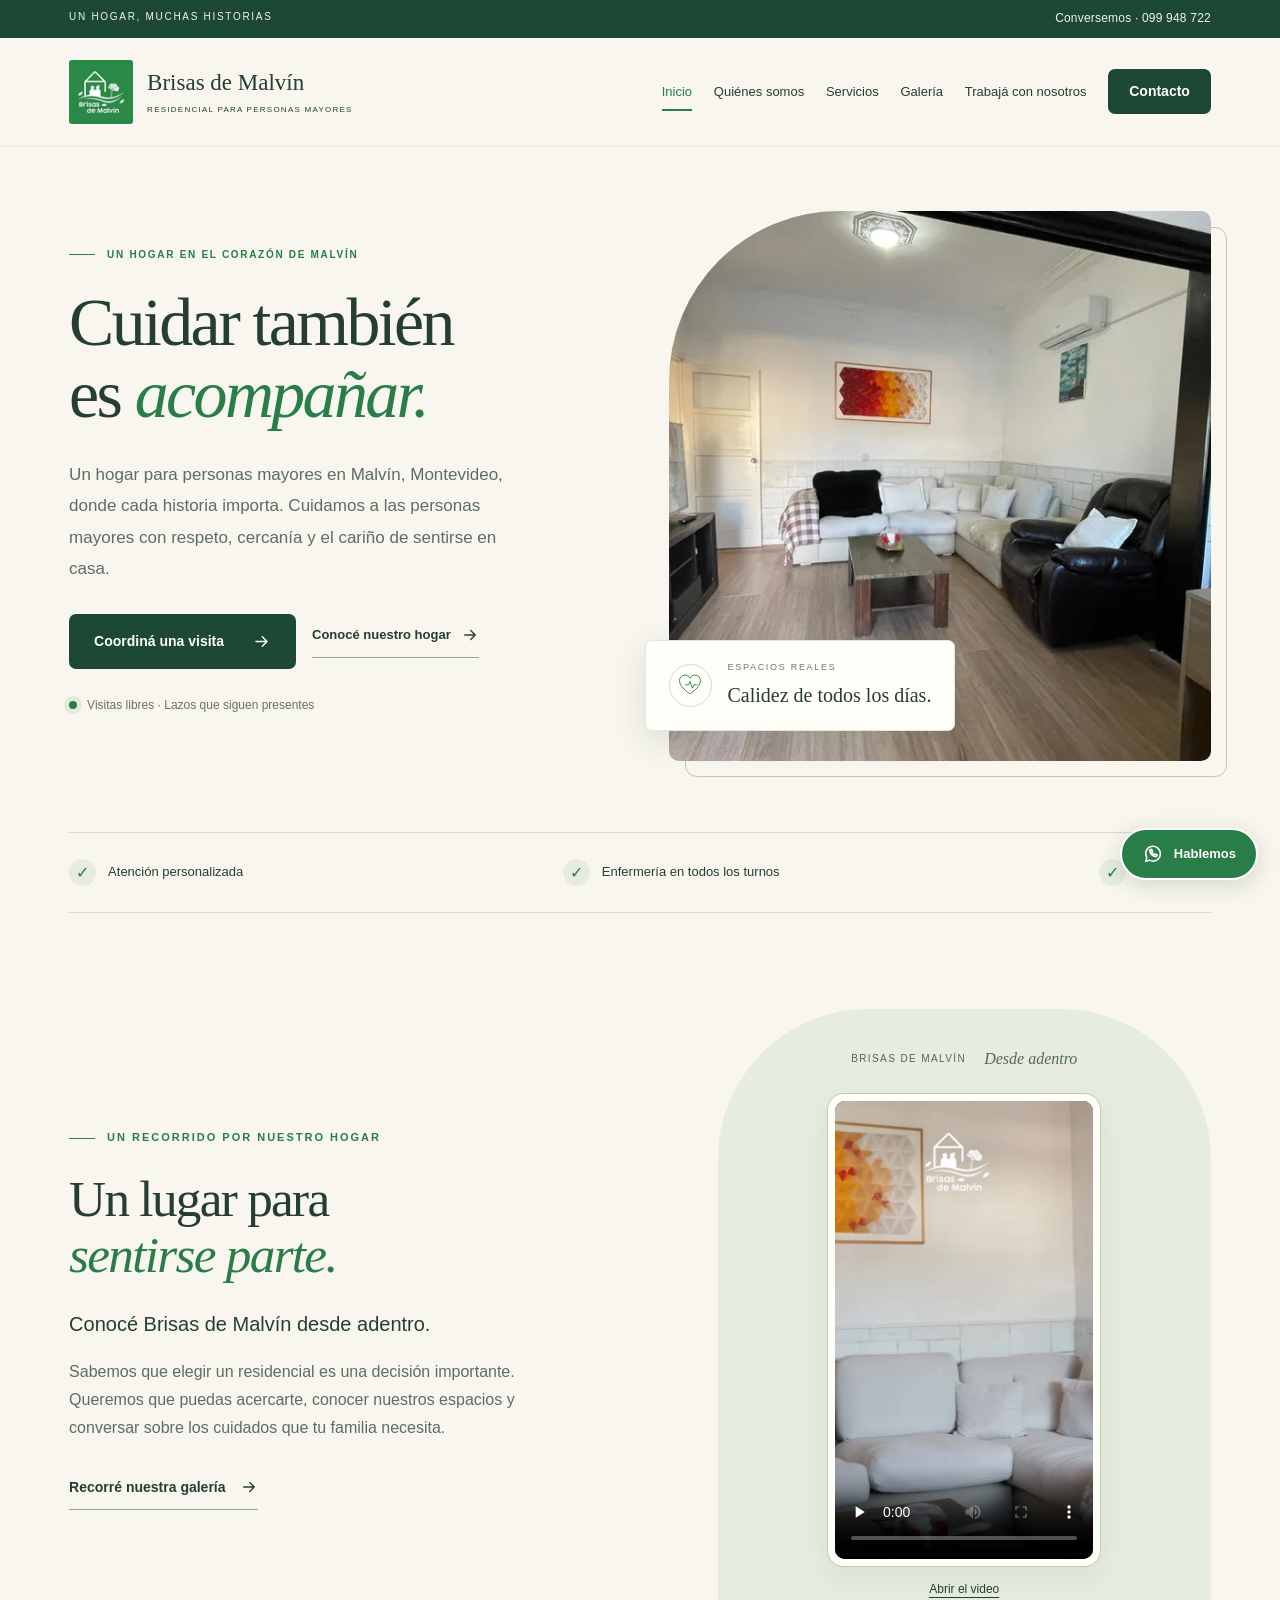
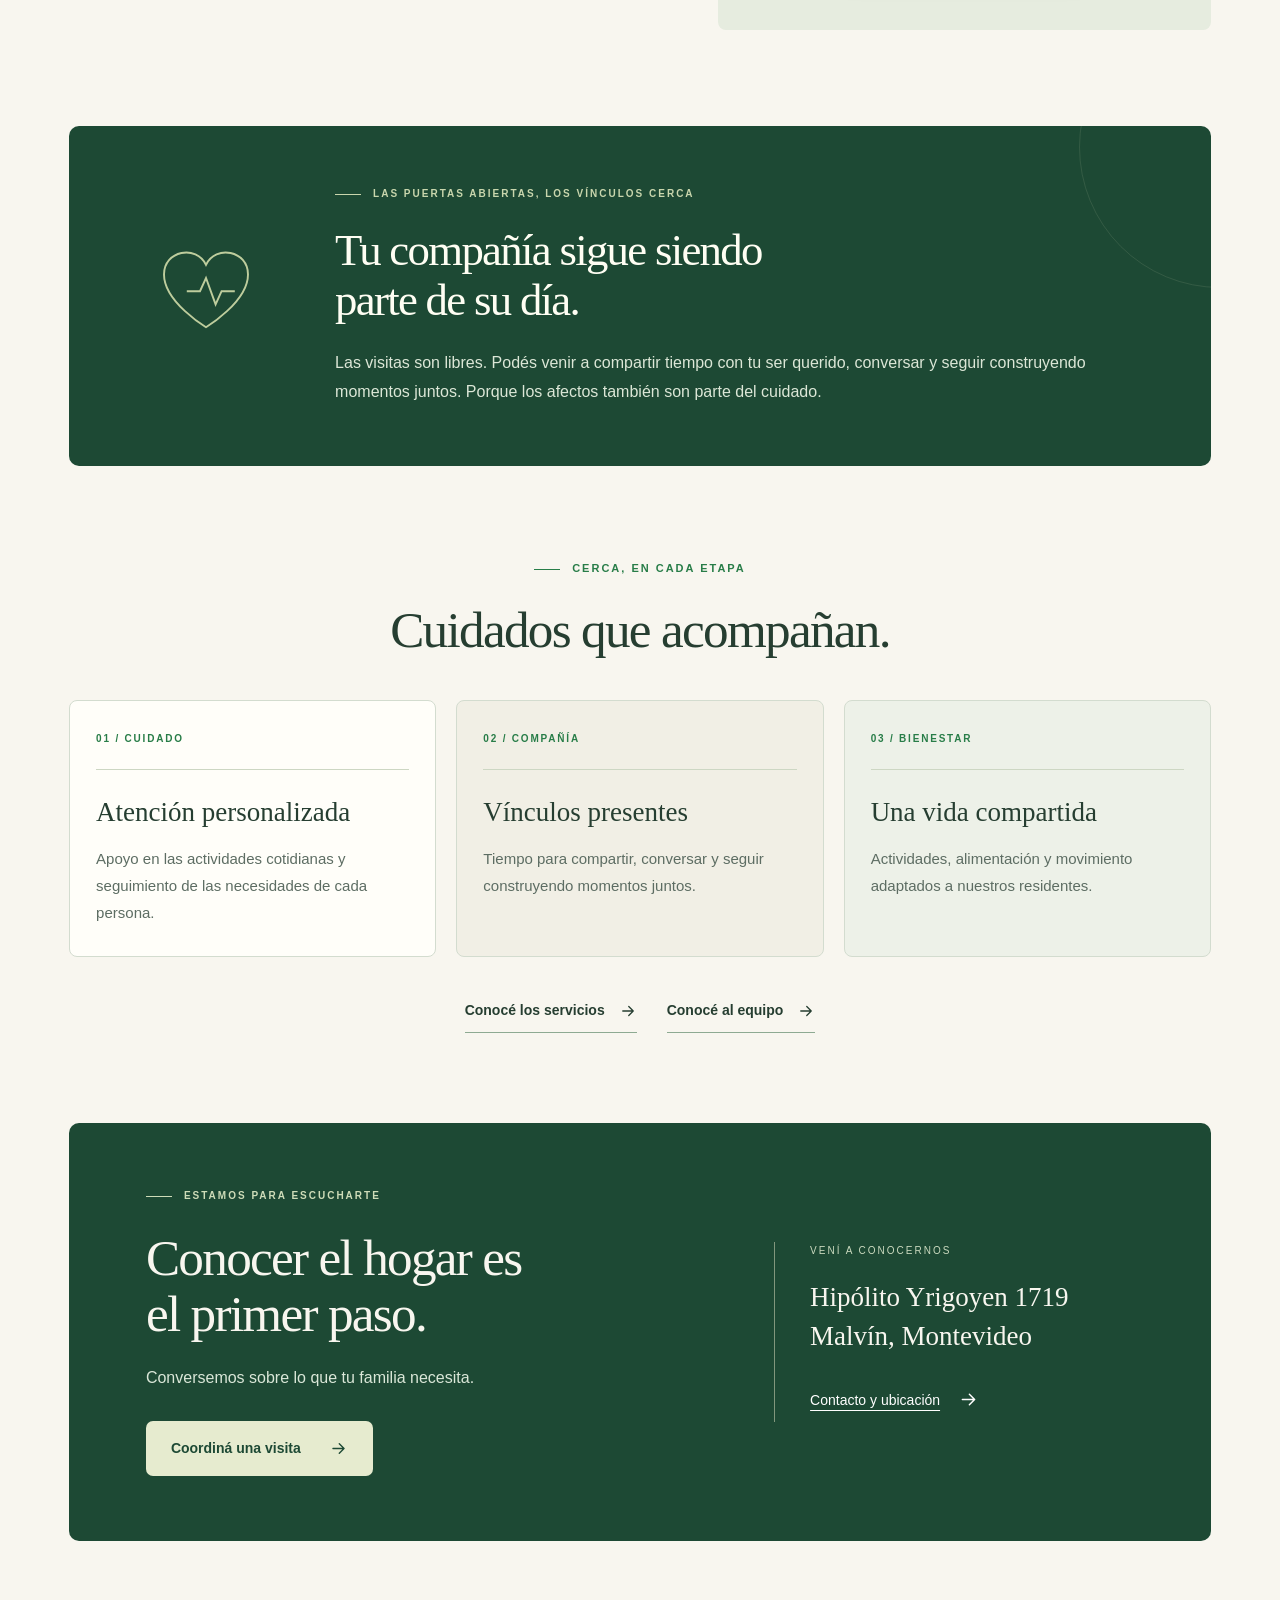
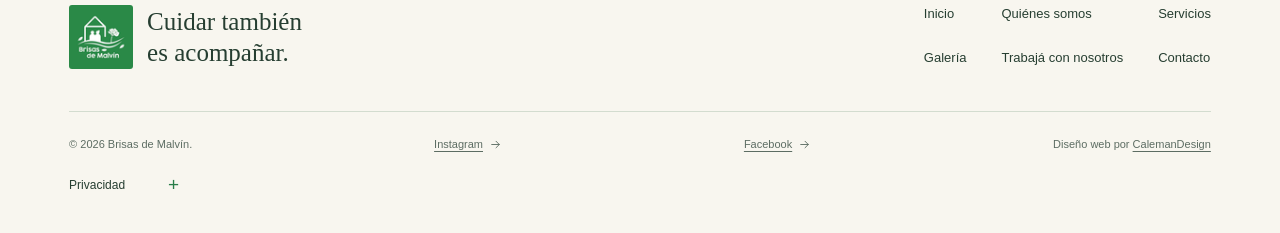
<file: index.html>
<!doctype html>
<html lang="es-UY">
<head>
<meta charset="utf-8">
<meta name="viewport" content="width=device-width, initial-scale=1">
<title>Residencial para personas mayores en Malvín | Brisas de Malvín</title>
<meta name="description" content="Residencial para personas mayores en Malvín, Montevideo. Cuidados personalizados, compañía y visitas libres. Conocé Brisas de Malvín y coordiná una visita.">
<meta name="theme-color" content="#203f2e">
<link rel="icon" href="favicon.png">
<link rel="stylesheet" href="styles.css?v=8">
<link rel="canonical" href="https://www.brisasdemalvin.com/">
<script type="application/ld+json">
{
  "@context": "https://schema.org",
  "@type": "LocalBusiness",
  "@id": "https://www.brisasdemalvin.com/#residencial",
  "name": "Brisas de Malvín",
  "url": "https://www.brisasdemalvin.com/",
  "description": "Residencial para personas mayores en Malvín, Montevideo.",
  "telephone": "+59899948722",
  "logo": "https://www.brisasdemalvin.com/foto-0.jpg",
  "image": "https://www.brisasdemalvin.com/foto-4.jpg",
  "address": {
    "@type": "PostalAddress",
    "streetAddress": "Hipólito Yrigoyen 1719",
    "addressLocality": "Montevideo",
    "addressRegion": "Montevideo",
    "addressCountry": "UY"
  },
  "sameAs": [
    "https://www.instagram.com/brisasdemalvin/",
    "https://www.facebook.com/profile.php?id=61579556574214"
  ]
}
</script>
</head>
<body class="page-index">
<a class="skip" href="#contenido">Saltar al contenido</a><div class="topline"><span>UN HOGAR, MUCHAS HISTORIAS</span><a href="tel:+59899948722">Conversemos · 099 948 722</a></div><header class="site-header"><a class="brand" href="/" aria-label="Brisas de Malvín, inicio"><picture><source type="image/webp" srcset="assets/images/foto-0-68.webp 68w, assets/images/foto-0-136.webp 136w" sizes="(max-width: 370px) 46px, (max-width: 700px) 57px, (max-width: 1150px) 57px, 64px"><img src="foto-0.jpg" alt="Brisas de Malvín" width="68" height="68" decoding="async"></picture><span>Brisas de Malvín<small>RESIDENCIAL PARA PERSONAS MAYORES</small></span></a><button class="menu" aria-controls="navegacion" aria-expanded="false"><span>Menú</span><span class="menu-lines" aria-hidden="true"></span></button><nav id="navegacion" aria-label="Principal"><a href="/" aria-current="page">Inicio</a><a href="nosotros.html">Quiénes somos</a><a href="servicios.html">Servicios</a><a href="galeria.html">Galería</a><a href="trabaja-con-nosotros.html">Trabajá con nosotros</a><a href="contacto.html" class="button small">Contacto</a></nav></header>
<main id="contenido"><section class="hero" id="inicio"><div class="hero-copy"><p class="eyebrow">UN HOGAR EN EL CORAZÓN DE MALVÍN</p><h1>Cuidar también<br>es <em>acompañar.</em></h1><p class="lead">Un hogar para personas mayores en Malvín, Montevideo, donde cada historia importa. Cuidamos a las personas mayores con respeto, cercanía y el cariño de sentirse en casa.</p><div class="actions"><a class="button" href="https://wa.me/59899948722?text=Hola%2C%20quisiera%20coordinar%20una%20visita%20a%20Brisas%20de%20Malv%C3%ADn.">Coordiná una visita <svg class="icon arrow" viewBox="0 0 24 24" fill="none" aria-hidden="true"><path d="M5 12h14M13 6l6 6-6 6"/></svg></a><a class="textlink" href="nosotros.html">Conocé nuestro hogar<svg class="icon arrow" viewBox="0 0 24 24" fill="none" aria-hidden="true"><path d="M5 12h14M13 6l6 6-6 6"/></svg></a></div><div class="hero-note"><span class="dot" aria-hidden="true"></span> Visitas libres · Lazos que siguen presentes</div></div><div class="hero-photo"><picture><source type="image/webp" srcset="assets/images/foto-4-480.webp 480w, assets/images/foto-4-800.webp 800w, assets/images/foto-4-1200.webp 1200w, assets/images/foto-4-1500.webp 1500w" sizes="(max-width: 700px) calc(100vw - 48px), (max-width: 1499px) 44vw, 630px"><img src="foto-4.jpg" alt="Sala de estar de Brisas de Malvín, con sillones y luz natural" fetchpriority="high" width="1500" height="1125" decoding="async"></picture><div class="photo-label"><span class="photo-icon" aria-hidden="true"><svg viewBox="0 0 100 100" fill="none" aria-hidden="true"><path d="M50 76S15 55 15 32c0-20 27-25 35-8 8-17 35-12 35 8 0 23-35 44-35 44Z"/><path d="M34 46h11l5-11 8 22 5-11h11"/></svg></span><div><span>ESPACIOS REALES</span><strong>Calidez de todos los días.</strong></div></div></div></section><div class="ribbon"><span>Atención personalizada</span><span>Enfermería en todos los turnos</span><span>Visitas libres</span></div><section class="section video-feature"><div class="feature-copy"><p class="eyebrow">UN RECORRIDO POR NUESTRO HOGAR</p><h2>Un lugar para<br><em>sentirse parte.</em></h2><p class="intro">Conocé Brisas de Malvín desde adentro.</p><p>Sabemos que elegir un residencial es una decisión importante. Queremos que puedas acercarte, conocer nuestros espacios y conversar sobre los cuidados que tu familia necesita.</p><a class="textlink" href="galeria.html">Recorré nuestra galería<svg class="icon arrow" viewBox="0 0 24 24" fill="none" aria-hidden="true"><path d="M5 12h14M13 6l6 6-6 6"/></svg></a></div><div class="feature-media"><div class="media-caption"><span>BRISAS DE MALVÍN</span><span>Desde adentro</span></div><div class="video-frame"><video controls playsinline preload="none" poster="video-residencial.jpg" aria-label="Recorrido del residencial Brisas de Malvín"><source src="video-residencial.mp4" type="video/mp4">Tu navegador no reproduce este video.</video></div><a class="video-fallback" href="video-residencial.mp4">Abrir el video</a></div></section><section class="visits"><div class="visit-mark" aria-hidden="true"><svg viewBox="0 0 100 100" fill="none" aria-hidden="true"><path d="M50 76S15 55 15 32c0-20 27-25 35-8 8-17 35-12 35 8 0 23-35 44-35 44Z"/><path d="M34 46h11l5-11 8 22 5-11h11"/></svg></div><div><p class="eyebrow">LAS PUERTAS ABIERTAS, LOS VÍNCULOS CERCA</p><h2>Tu compañía sigue siendo<br>parte de su día.</h2><p>Las visitas son libres. Podés venir a compartir tiempo con tu ser querido, conversar y seguir construyendo momentos juntos. Porque los afectos también son parte del cuidado.</p></div></section><section class="section home-summary"><p class="eyebrow">CERCA, EN CADA ETAPA</p><h2>Cuidados que acompañan.</h2><div class="cards"><article><span class="number">01 / CUIDADO</span><h3>Atención personalizada</h3><p>Apoyo en las actividades cotidianas y seguimiento de las necesidades de cada persona.</p></article><article><span class="number">02 / COMPAÑÍA</span><h3>Vínculos presentes</h3><p>Tiempo para compartir, conversar y seguir construyendo momentos juntos.</p></article><article><span class="number">03 / BIENESTAR</span><h3>Una vida compartida</h3><p>Actividades, alimentación y movimiento adaptados a nuestros residentes.</p></article></div><div class="section-links"><a class="textlink" href="servicios.html">Conocé los servicios<svg class="icon arrow" viewBox="0 0 24 24" fill="none" aria-hidden="true"><path d="M5 12h14M13 6l6 6-6 6"/></svg></a><a class="textlink" href="nosotros.html">Conocé al equipo<svg class="icon arrow" viewBox="0 0 24 24" fill="none" aria-hidden="true"><path d="M5 12h14M13 6l6 6-6 6"/></svg></a></div></section><section class="contact"><div><p class="eyebrow">ESTAMOS PARA ESCUCHARTE</p><h2>Conocer el hogar es<br>el primer paso.</h2><p>Conversemos sobre lo que tu familia necesita.</p><a class="button light" href="https://wa.me/59899948722?text=Hola%2C%20quisiera%20coordinar%20una%20visita.">Coordiná una visita<svg class="icon arrow" viewBox="0 0 24 24" fill="none" aria-hidden="true"><path d="M5 12h14M13 6l6 6-6 6"/></svg></a></div><address><span>VENÍ A CONOCERNOS</span><p>Hipólito Yrigoyen 1719<br>Malvín, Montevideo</p><a href="contacto.html">Contacto y ubicación<svg class="icon arrow" viewBox="0 0 24 24" fill="none" aria-hidden="true"><path d="M5 12h14M13 6l6 6-6 6"/></svg></a></address></section></main>
<footer><div class="footer-top"><a class="brand" href="/"><picture><source type="image/webp" srcset="assets/images/foto-0-68.webp 68w, assets/images/foto-0-136.webp 136w" sizes="(max-width: 370px) 46px, (max-width: 700px) 57px, (max-width: 1150px) 57px, 64px"><img src="foto-0.jpg" alt="Brisas de Malvín" width="64" height="64" loading="lazy" decoding="async"></picture><span>Cuidar también<br>es acompañar.</span></a><div><a href="/">Inicio</a><a href="nosotros.html">Quiénes somos</a><a href="servicios.html">Servicios</a><a href="galeria.html">Galería</a><a href="trabaja-con-nosotros.html">Trabajá con nosotros</a><a href="contacto.html">Contacto</a></div></div><div class="footer-bottom"><span>© <span id="year">2026</span> Brisas de Malvín.</span><a href="https://www.instagram.com/brisasdemalvin/">Instagram<svg class="icon arrow" viewBox="0 0 24 24" fill="none" aria-hidden="true"><path d="M5 12h14M13 6l6 6-6 6"/></svg></a><a href="https://www.facebook.com/profile.php?id=61579556574214">Facebook<svg class="icon arrow" viewBox="0 0 24 24" fill="none" aria-hidden="true"><path d="M5 12h14M13 6l6 6-6 6"/></svg></a><span>Diseño web por <a href="https://www.calemandesign.com">CalemanDesign</a></span></div><details class="privacy-note"><summary>Privacidad</summary><p>Los datos y el currículum enviados en Trabajá con nosotros se utilizan para evaluar postulaciones laborales y se remiten a los correos de Brisas de Malvín y su equipo de gestión mediante FormSubmit, un proveedor externo. Para consultar sobre tus datos o solicitar su eliminación, escribí a brisasdemalvin@gmail.com. Las páginas informativas no incorporan analítica propia. GitHub Pages y los servicios externos de contacto pueden procesar datos técnicos de las visitas. <a href="privacidad.html">Leer información de privacidad.</a></p></details></footer><a class="floating" href="https://wa.me/59899948722" aria-label="Consultar por WhatsApp"><svg class="icon" viewBox="0 0 24 24" fill="none" aria-hidden="true"><path d="M20 11.7a8 8 0 0 1-11.9 7L4 20l1.3-4.1A8 8 0 1 1 20 11.7Z"/><path d="M8.4 7.8c.3 4 3.1 6.8 7.1 7.1l1.1-1.9-2.6-1.1-.8 1.1a6.5 6.5 0 0 1-2.7-2.7l1.1-.8-1.1-2.6-2.1.9Z"/></svg><span>Hablemos</span></a><dialog id="lightbox" aria-label="Fotografía ampliada" aria-describedby="lightbox-caption"><button class="close" aria-label="Cerrar fotografía">Cerrar ×</button><img alt=""><p id="lightbox-caption"></p></dialog><script src="script.js?v=8"></script>
</body>
</html>
</file>
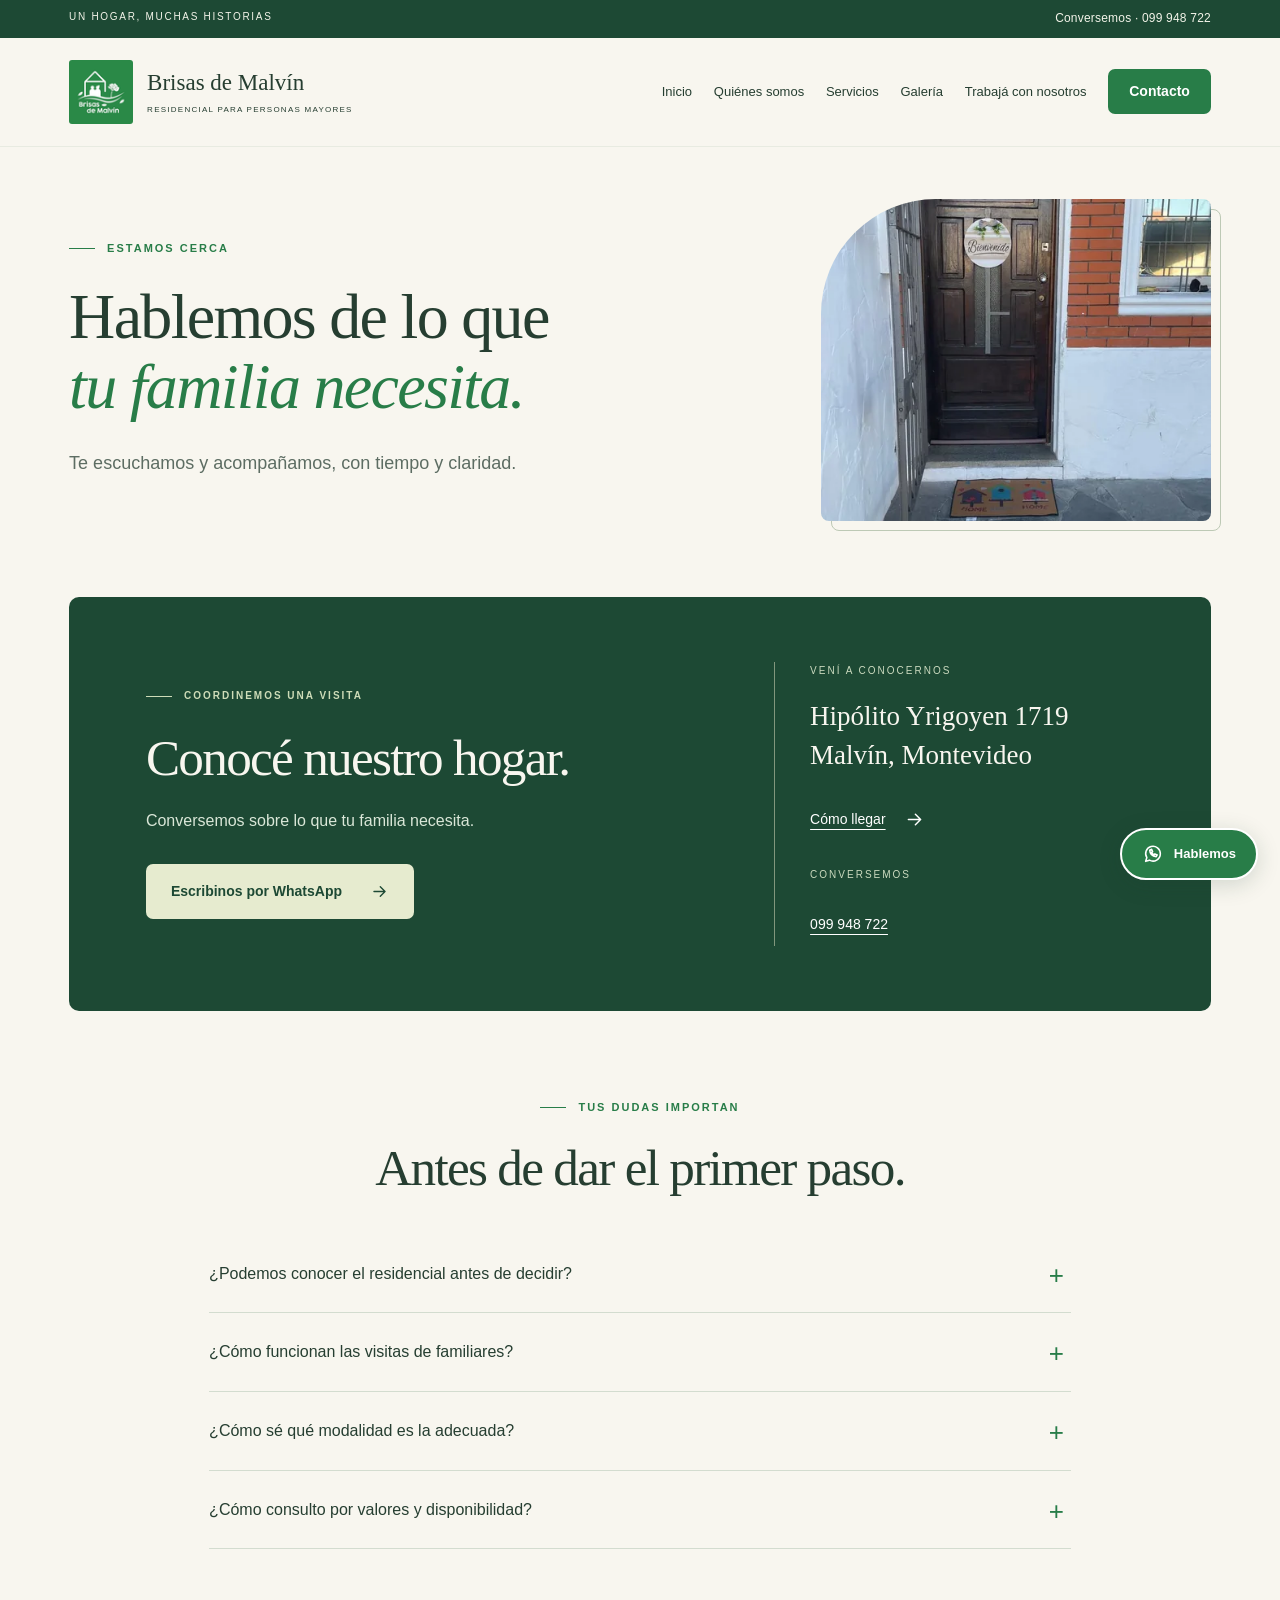
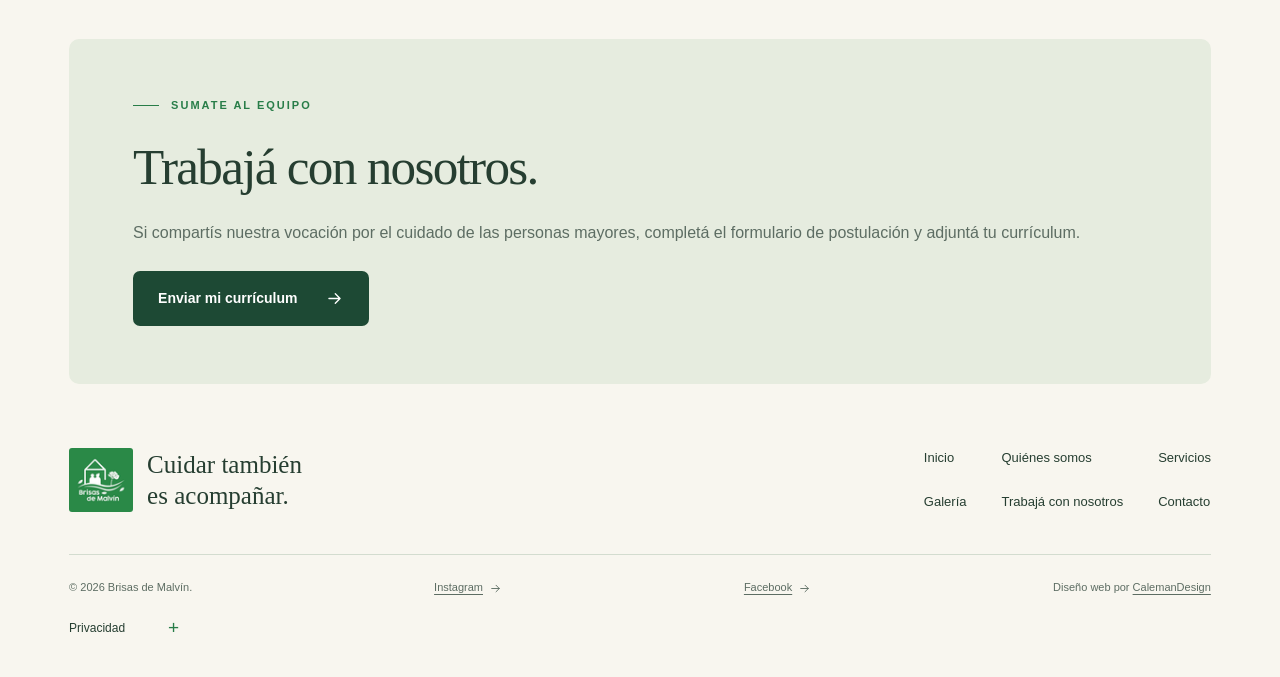
<file: contacto.html>
<!doctype html>
<html lang="es-UY">
<head>
<meta charset="utf-8">
<meta name="viewport" content="width=device-width, initial-scale=1">
<title>Contacto y visitas al residencial | Brisas de Malvín</title>
<meta name="description" content="Coordiná una visita a Brisas de Malvín. Estamos en Hipólito Yrigoyen 1719, Malvín, Montevideo. Consultas por teléfono o WhatsApp al 099 948 722.">
<meta name="theme-color" content="#203f2e">
<link rel="icon" href="favicon.png">
<link rel="stylesheet" href="styles.css?v=8">
<link rel="canonical" href="https://www.brisasdemalvin.com/contacto.html">
</head>
<body class="page-contacto">
<a class="skip" href="#contenido">Saltar al contenido</a><div class="topline"><span>UN HOGAR, MUCHAS HISTORIAS</span><a href="tel:+59899948722">Conversemos · 099 948 722</a></div><header class="site-header"><a class="brand" href="/" aria-label="Brisas de Malvín, inicio"><picture><source type="image/webp" srcset="assets/images/foto-0-68.webp 68w, assets/images/foto-0-136.webp 136w" sizes="(max-width: 370px) 46px, (max-width: 700px) 57px, (max-width: 1150px) 57px, 64px"><img src="foto-0.jpg" alt="Brisas de Malvín" width="68" height="68" decoding="async"></picture><span>Brisas de Malvín<small>RESIDENCIAL PARA PERSONAS MAYORES</small></span></a><button class="menu" aria-controls="navegacion" aria-expanded="false"><span>Menú</span><span class="menu-lines" aria-hidden="true"></span></button><nav id="navegacion" aria-label="Principal"><a href="/">Inicio</a><a href="nosotros.html">Quiénes somos</a><a href="servicios.html">Servicios</a><a href="galeria.html">Galería</a><a href="trabaja-con-nosotros.html">Trabajá con nosotros</a><a href="contacto.html" aria-current="page" class="button small">Contacto</a></nav></header>
<main id="contenido"><section class="page-intro"><div class="page-intro-copy"><p class="eyebrow">ESTAMOS CERCA</p><h1>Hablemos de lo que<br><em>tu familia necesita.</em></h1><p>Te escuchamos y acompañamos, con tiempo y claridad.</p></div><div class="page-intro-photo"><picture><source type="image/webp" srcset="assets/images/foto-2-480.webp 480w, assets/images/foto-2-800.webp 800w, assets/images/foto-2-1125.webp 1125w" sizes="(max-width: 700px) calc(100vw - 48px), (max-width: 1499px) 34vw, 450px"><img src="foto-2.jpg" alt="Entrada de Brisas de Malvín" width="1125" height="1500" decoding="async"></picture></div></section><section id="contacto" class="contact contact-main"><div><p class="eyebrow">COORDINEMOS UNA VISITA</p><h2>Conocé nuestro hogar.</h2><p>Conversemos sobre lo que tu familia necesita.</p><a class="button light" href="https://wa.me/59899948722?text=Hola%2C%20quisiera%20informaci%C3%B3n%20sobre%20Brisas%20de%20Malv%C3%ADn.">Escribinos por WhatsApp<svg class="icon arrow" viewBox="0 0 24 24" fill="none" aria-hidden="true"><path d="M5 12h14M13 6l6 6-6 6"/></svg></a></div><address><span>VENÍ A CONOCERNOS</span><p>Hipólito Yrigoyen 1719<br>Malvín, Montevideo</p><a href="https://www.google.com/maps/search/?api=1&query=Hip%C3%B3lito%20Yrigoyen%201719%20Montevideo">Cómo llegar<svg class="icon arrow" viewBox="0 0 24 24" fill="none" aria-hidden="true"><path d="M5 12h14M13 6l6 6-6 6"/></svg></a><span>CONVERSEMOS</span><a href="tel:+59899948722">099 948 722</a></address></section><section class="section questions"><p class="eyebrow">TUS DUDAS IMPORTAN</p><h2>Antes de dar el primer paso.</h2><details><summary>¿Podemos conocer el residencial antes de decidir?</summary><p>Sí. Escribinos para coordinar una visita, recorrer los espacios y conversar sobre lo que tu familia necesita.</p></details><details><summary>¿Cómo funcionan las visitas de familiares?</summary><p>Las visitas son libres. Queremos que las familias sigan presentes y compartan momentos con sus seres queridos.</p></details><details><summary>¿Cómo sé qué modalidad es la adecuada?</summary><p>Conversamos sobre cada situación para orientar a la familia y evaluar las necesidades de atención, la modalidad y la disponibilidad.</p></details><details><summary>¿Cómo consulto por valores y disponibilidad?</summary><p>Contactanos por WhatsApp. Te brindaremos información según el tipo de estadía y los cuidados requeridos.</p></details></section><section class="section stays"><p class="eyebrow">SUMATE AL EQUIPO</p><h2>Trabajá con nosotros.</h2><p>Si compartís nuestra vocación por el cuidado de las personas mayores, completá el formulario de postulación y adjuntá tu currículum.</p><a class="button" href="trabaja-con-nosotros.html">Enviar mi currículum<svg class="icon arrow" viewBox="0 0 24 24" fill="none" aria-hidden="true"><path d="M5 12h14M13 6l6 6-6 6"/></svg></a></section></main>
<footer><div class="footer-top"><a class="brand" href="/"><picture><source type="image/webp" srcset="assets/images/foto-0-68.webp 68w, assets/images/foto-0-136.webp 136w" sizes="(max-width: 370px) 46px, (max-width: 700px) 57px, (max-width: 1150px) 57px, 64px"><img src="foto-0.jpg" alt="Brisas de Malvín" width="64" height="64" loading="lazy" decoding="async"></picture><span>Cuidar también<br>es acompañar.</span></a><div><a href="/">Inicio</a><a href="nosotros.html">Quiénes somos</a><a href="servicios.html">Servicios</a><a href="galeria.html">Galería</a><a href="trabaja-con-nosotros.html">Trabajá con nosotros</a><a href="contacto.html">Contacto</a></div></div><div class="footer-bottom"><span>© <span id="year">2026</span> Brisas de Malvín.</span><a href="https://www.instagram.com/brisasdemalvin/">Instagram<svg class="icon arrow" viewBox="0 0 24 24" fill="none" aria-hidden="true"><path d="M5 12h14M13 6l6 6-6 6"/></svg></a><a href="https://www.facebook.com/profile.php?id=61579556574214">Facebook<svg class="icon arrow" viewBox="0 0 24 24" fill="none" aria-hidden="true"><path d="M5 12h14M13 6l6 6-6 6"/></svg></a><span>Diseño web por <a href="https://www.calemandesign.com">CalemanDesign</a></span></div><details class="privacy-note"><summary>Privacidad</summary><p>Los datos y el currículum enviados en Trabajá con nosotros se utilizan para evaluar postulaciones laborales y se remiten a los correos de Brisas de Malvín y su equipo de gestión mediante FormSubmit, un proveedor externo. Para consultar sobre tus datos o solicitar su eliminación, escribí a brisasdemalvin@gmail.com. Las páginas informativas no incorporan analítica propia. GitHub Pages y los servicios externos de contacto pueden procesar datos técnicos de las visitas. <a href="privacidad.html">Leer información de privacidad.</a></p></details></footer><a class="floating" href="https://wa.me/59899948722" aria-label="Consultar por WhatsApp"><svg class="icon" viewBox="0 0 24 24" fill="none" aria-hidden="true"><path d="M20 11.7a8 8 0 0 1-11.9 7L4 20l1.3-4.1A8 8 0 1 1 20 11.7Z"/><path d="M8.4 7.8c.3 4 3.1 6.8 7.1 7.1l1.1-1.9-2.6-1.1-.8 1.1a6.5 6.5 0 0 1-2.7-2.7l1.1-.8-1.1-2.6-2.1.9Z"/></svg><span>Hablemos</span></a><dialog id="lightbox" aria-label="Fotografía ampliada" aria-describedby="lightbox-caption"><button class="close" aria-label="Cerrar fotografía">Cerrar ×</button><img alt=""><p id="lightbox-caption"></p></dialog><script src="script.js?v=8"></script>
</body>
</html>
</file>
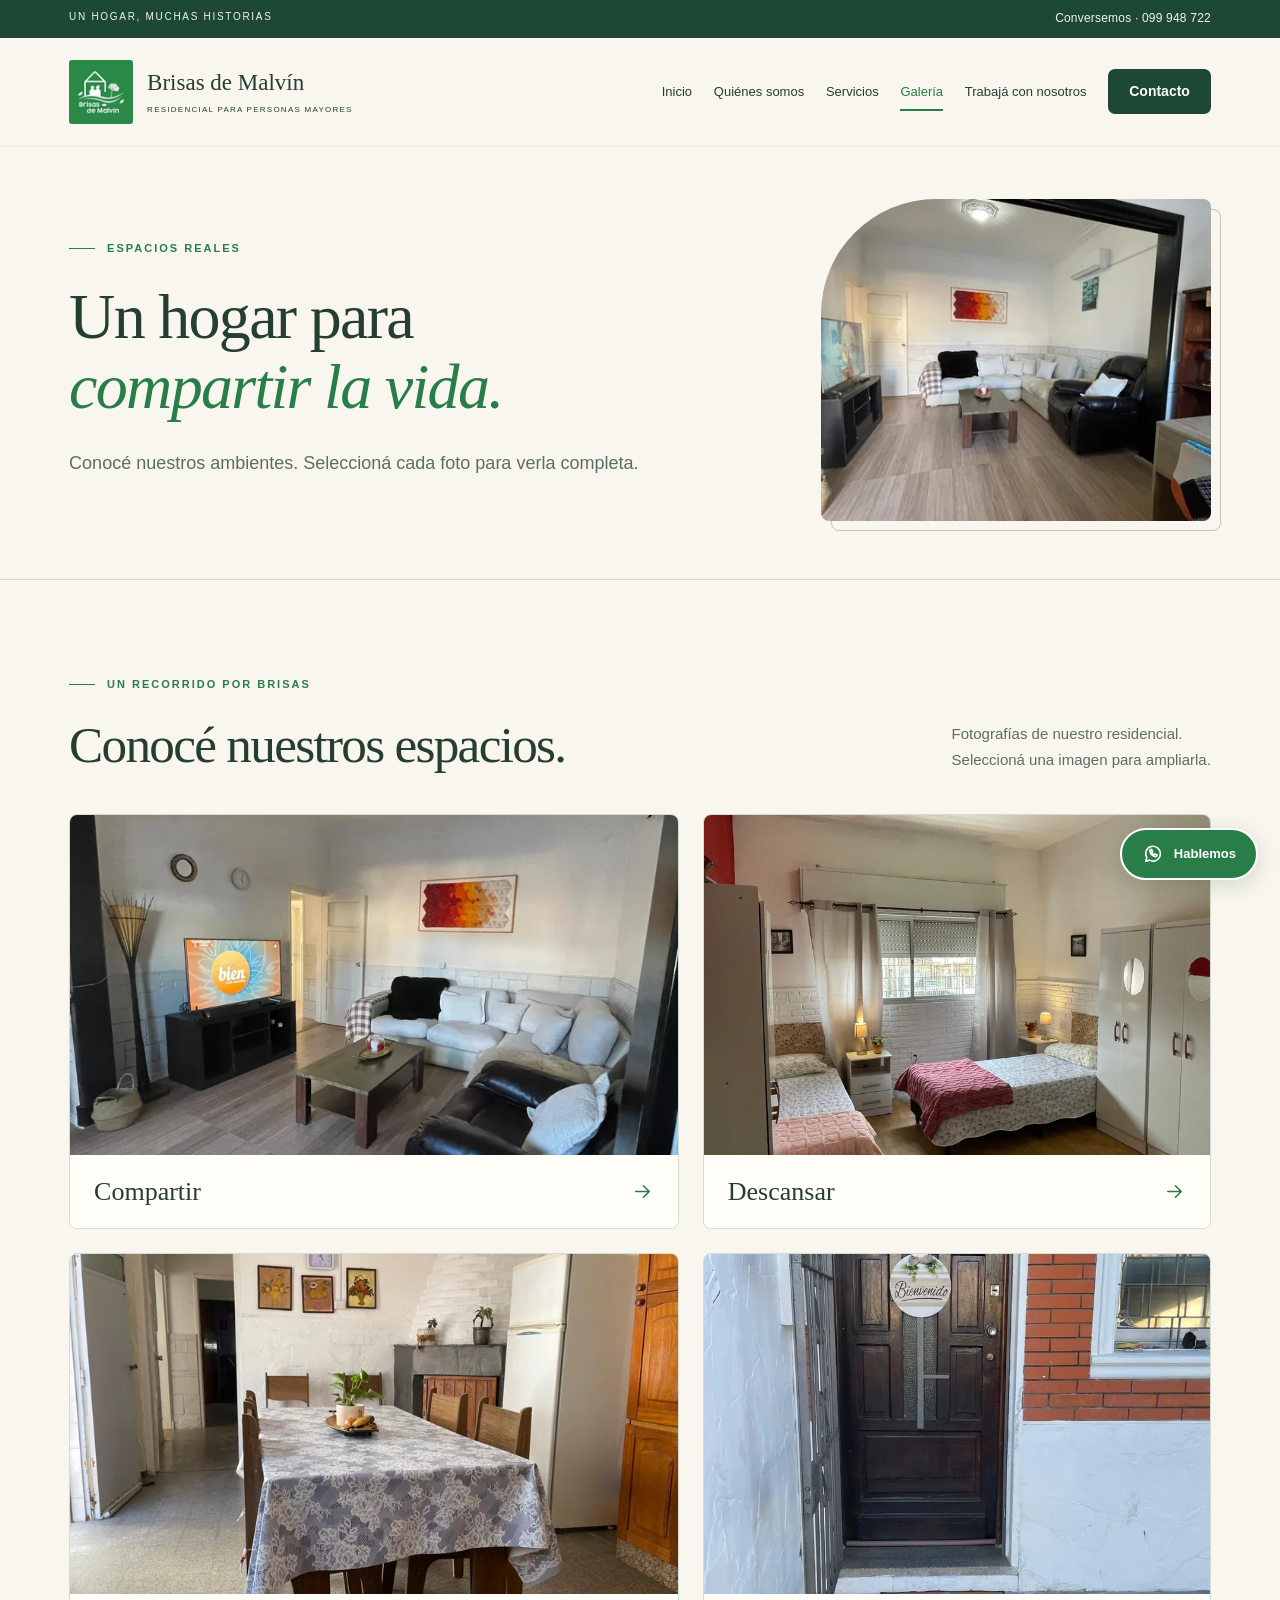
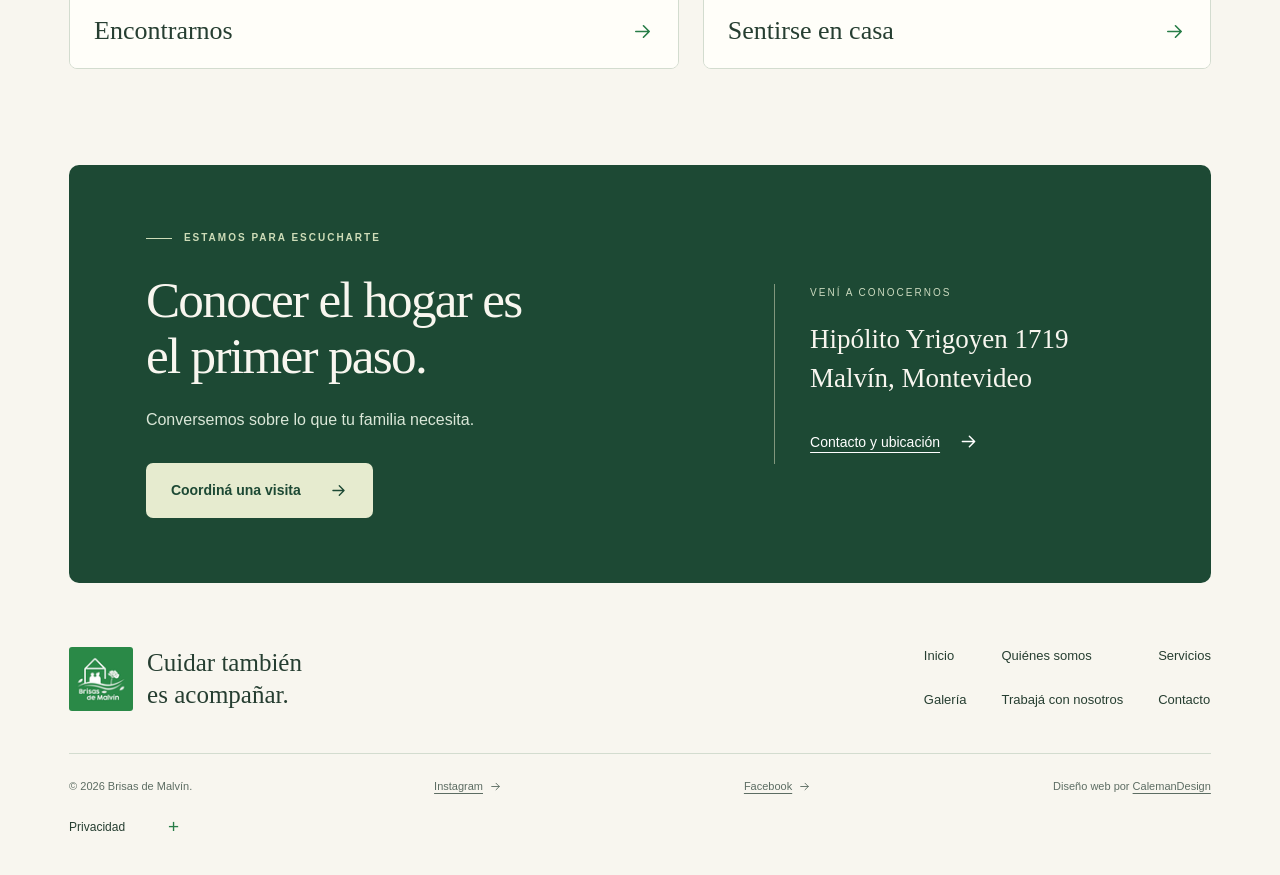
<file: galeria.html>
<!doctype html>
<html lang="es-UY">
<head>
<meta charset="utf-8">
<meta name="viewport" content="width=device-width, initial-scale=1">
<title>Fotos del residencial en Malvín | Brisas de Malvín</title>
<meta name="description" content="Recorré la galería de Brisas de Malvín: sala de estar, habitaciones, comedor y entrada. Fotografías reales de nuestro residencial en Montevideo.">
<meta name="theme-color" content="#203f2e">
<link rel="icon" href="favicon.png">
<link rel="stylesheet" href="styles.css?v=8">
<link rel="canonical" href="https://www.brisasdemalvin.com/galeria.html">
</head>
<body class="page-galeria">
<a class="skip" href="#contenido">Saltar al contenido</a><div class="topline"><span>UN HOGAR, MUCHAS HISTORIAS</span><a href="tel:+59899948722">Conversemos · 099 948 722</a></div><header class="site-header"><a class="brand" href="/" aria-label="Brisas de Malvín, inicio"><picture><source type="image/webp" srcset="assets/images/foto-0-68.webp 68w, assets/images/foto-0-136.webp 136w" sizes="(max-width: 370px) 46px, (max-width: 700px) 57px, (max-width: 1150px) 57px, 64px"><img src="foto-0.jpg" alt="Brisas de Malvín" width="68" height="68" decoding="async"></picture><span>Brisas de Malvín<small>RESIDENCIAL PARA PERSONAS MAYORES</small></span></a><button class="menu" aria-controls="navegacion" aria-expanded="false"><span>Menú</span><span class="menu-lines" aria-hidden="true"></span></button><nav id="navegacion" aria-label="Principal"><a href="/">Inicio</a><a href="nosotros.html">Quiénes somos</a><a href="servicios.html">Servicios</a><a href="galeria.html" aria-current="page">Galería</a><a href="trabaja-con-nosotros.html">Trabajá con nosotros</a><a href="contacto.html" class="button small">Contacto</a></nav></header>
<main id="contenido"><section class="page-intro"><div class="page-intro-copy"><p class="eyebrow">ESPACIOS REALES</p><h1>Un hogar para<br><em>compartir la vida.</em></h1><p>Conocé nuestros ambientes. Seleccioná cada foto para verla completa.</p></div><div class="page-intro-photo"><picture><source type="image/webp" srcset="assets/images/foto-4-480.webp 480w, assets/images/foto-4-800.webp 800w, assets/images/foto-4-1200.webp 1200w, assets/images/foto-4-1500.webp 1500w" sizes="(max-width: 700px) calc(100vw - 48px), (max-width: 1499px) 34vw, 450px"><img src="foto-4.jpg" alt="Sala de estar de Brisas de Malvín" width="1500" height="1125" decoding="async"></picture></div></section><section id="galeria" class="section"><div class="section-heading"><div><p class="eyebrow">UN RECORRIDO POR BRISAS</p><h2>Conocé nuestros espacios.</h2></div><p>Fotografías de nuestro residencial.<br>Seleccioná una imagen para ampliarla.</p></div><div class="gallery"><button class="gallery-item" data-image="foto-11.jpg" aria-label="Ampliar fotografía: Sala de estar del residencial"><picture><source type="image/webp" srcset="assets/images/foto-11-480.webp 480w, assets/images/foto-11-800.webp 800w, assets/images/foto-11-1200.webp 1200w, assets/images/foto-11-1500.webp 1500w" sizes="(max-width: 700px) calc(100vw - 48px), (max-width: 1499px) 48vw, 720px"><img src="foto-11.jpg" alt="Sala de estar del residencial" loading="lazy" width="1500" height="1125" decoding="async"></picture><span>Compartir<svg class="icon arrow" viewBox="0 0 24 24" fill="none" aria-hidden="true"><path d="M5 12h14M13 6l6 6-6 6"/></svg></span></button><button class="gallery-item" data-image="foto-6.jpg" aria-label="Ampliar fotografía: Habitación con dos camas y luz natural"><picture><source type="image/webp" srcset="assets/images/foto-6-480.webp 480w, assets/images/foto-6-800.webp 800w, assets/images/foto-6-1200.webp 1200w, assets/images/foto-6-1500.webp 1500w" sizes="(max-width: 700px) calc(100vw - 48px), (max-width: 1499px) 48vw, 720px"><img src="foto-6.jpg" alt="Habitación con dos camas y luz natural" loading="lazy" width="1500" height="1125" decoding="async"></picture><span>Descansar<svg class="icon arrow" viewBox="0 0 24 24" fill="none" aria-hidden="true"><path d="M5 12h14M13 6l6 6-6 6"/></svg></span></button><button class="gallery-item" data-image="foto-7.jpg" aria-label="Ampliar fotografía: Comedor de Brisas de Malvín"><picture><source type="image/webp" srcset="assets/images/foto-7-480.webp 480w, assets/images/foto-7-800.webp 800w, assets/images/foto-7-1200.webp 1200w, assets/images/foto-7-1500.webp 1500w" sizes="(max-width: 700px) calc(100vw - 48px), (max-width: 1499px) 48vw, 720px"><img src="foto-7.jpg" alt="Comedor de Brisas de Malvín" loading="lazy" width="1500" height="1125" decoding="async"></picture><span>Encontrarnos<svg class="icon arrow" viewBox="0 0 24 24" fill="none" aria-hidden="true"><path d="M5 12h14M13 6l6 6-6 6"/></svg></span></button><button class="gallery-item" data-image="foto-2.jpg" aria-label="Ampliar fotografía: Entrada de Brisas de Malvín"><picture><source type="image/webp" srcset="assets/images/foto-2-480.webp 480w, assets/images/foto-2-800.webp 800w, assets/images/foto-2-1125.webp 1125w" sizes="(max-width: 700px) calc(100vw - 48px), (max-width: 1499px) 48vw, 720px"><img src="foto-2.jpg" alt="Entrada de Brisas de Malvín" loading="lazy" width="1125" height="1500" decoding="async"></picture><span>Sentirse en casa<svg class="icon arrow" viewBox="0 0 24 24" fill="none" aria-hidden="true"><path d="M5 12h14M13 6l6 6-6 6"/></svg></span></button></div></section><section class="contact"><div><p class="eyebrow">ESTAMOS PARA ESCUCHARTE</p><h2>Conocer el hogar es<br>el primer paso.</h2><p>Conversemos sobre lo que tu familia necesita.</p><a class="button light" href="https://wa.me/59899948722?text=Hola%2C%20quisiera%20coordinar%20una%20visita.">Coordiná una visita<svg class="icon arrow" viewBox="0 0 24 24" fill="none" aria-hidden="true"><path d="M5 12h14M13 6l6 6-6 6"/></svg></a></div><address><span>VENÍ A CONOCERNOS</span><p>Hipólito Yrigoyen 1719<br>Malvín, Montevideo</p><a href="contacto.html">Contacto y ubicación<svg class="icon arrow" viewBox="0 0 24 24" fill="none" aria-hidden="true"><path d="M5 12h14M13 6l6 6-6 6"/></svg></a></address></section></main>
<footer><div class="footer-top"><a class="brand" href="/"><picture><source type="image/webp" srcset="assets/images/foto-0-68.webp 68w, assets/images/foto-0-136.webp 136w" sizes="(max-width: 370px) 46px, (max-width: 700px) 57px, (max-width: 1150px) 57px, 64px"><img src="foto-0.jpg" alt="Brisas de Malvín" width="64" height="64" loading="lazy" decoding="async"></picture><span>Cuidar también<br>es acompañar.</span></a><div><a href="/">Inicio</a><a href="nosotros.html">Quiénes somos</a><a href="servicios.html">Servicios</a><a href="galeria.html">Galería</a><a href="trabaja-con-nosotros.html">Trabajá con nosotros</a><a href="contacto.html">Contacto</a></div></div><div class="footer-bottom"><span>© <span id="year">2026</span> Brisas de Malvín.</span><a href="https://www.instagram.com/brisasdemalvin/">Instagram<svg class="icon arrow" viewBox="0 0 24 24" fill="none" aria-hidden="true"><path d="M5 12h14M13 6l6 6-6 6"/></svg></a><a href="https://www.facebook.com/profile.php?id=61579556574214">Facebook<svg class="icon arrow" viewBox="0 0 24 24" fill="none" aria-hidden="true"><path d="M5 12h14M13 6l6 6-6 6"/></svg></a><span>Diseño web por <a href="https://www.calemandesign.com">CalemanDesign</a></span></div><details class="privacy-note"><summary>Privacidad</summary><p>Los datos y el currículum enviados en Trabajá con nosotros se utilizan para evaluar postulaciones laborales y se remiten a los correos de Brisas de Malvín y su equipo de gestión mediante FormSubmit, un proveedor externo. Para consultar sobre tus datos o solicitar su eliminación, escribí a brisasdemalvin@gmail.com. Las páginas informativas no incorporan analítica propia. GitHub Pages y los servicios externos de contacto pueden procesar datos técnicos de las visitas. <a href="privacidad.html">Leer información de privacidad.</a></p></details></footer><a class="floating" href="https://wa.me/59899948722" aria-label="Consultar por WhatsApp"><svg class="icon" viewBox="0 0 24 24" fill="none" aria-hidden="true"><path d="M20 11.7a8 8 0 0 1-11.9 7L4 20l1.3-4.1A8 8 0 1 1 20 11.7Z"/><path d="M8.4 7.8c.3 4 3.1 6.8 7.1 7.1l1.1-1.9-2.6-1.1-.8 1.1a6.5 6.5 0 0 1-2.7-2.7l1.1-.8-1.1-2.6-2.1.9Z"/></svg><span>Hablemos</span></a><dialog id="lightbox" aria-label="Fotografía ampliada" aria-describedby="lightbox-caption"><button class="close" aria-label="Cerrar fotografía">Cerrar ×</button><img alt=""><p id="lightbox-caption"></p></dialog><script src="script.js?v=8"></script>
</body>
</html>
</file>
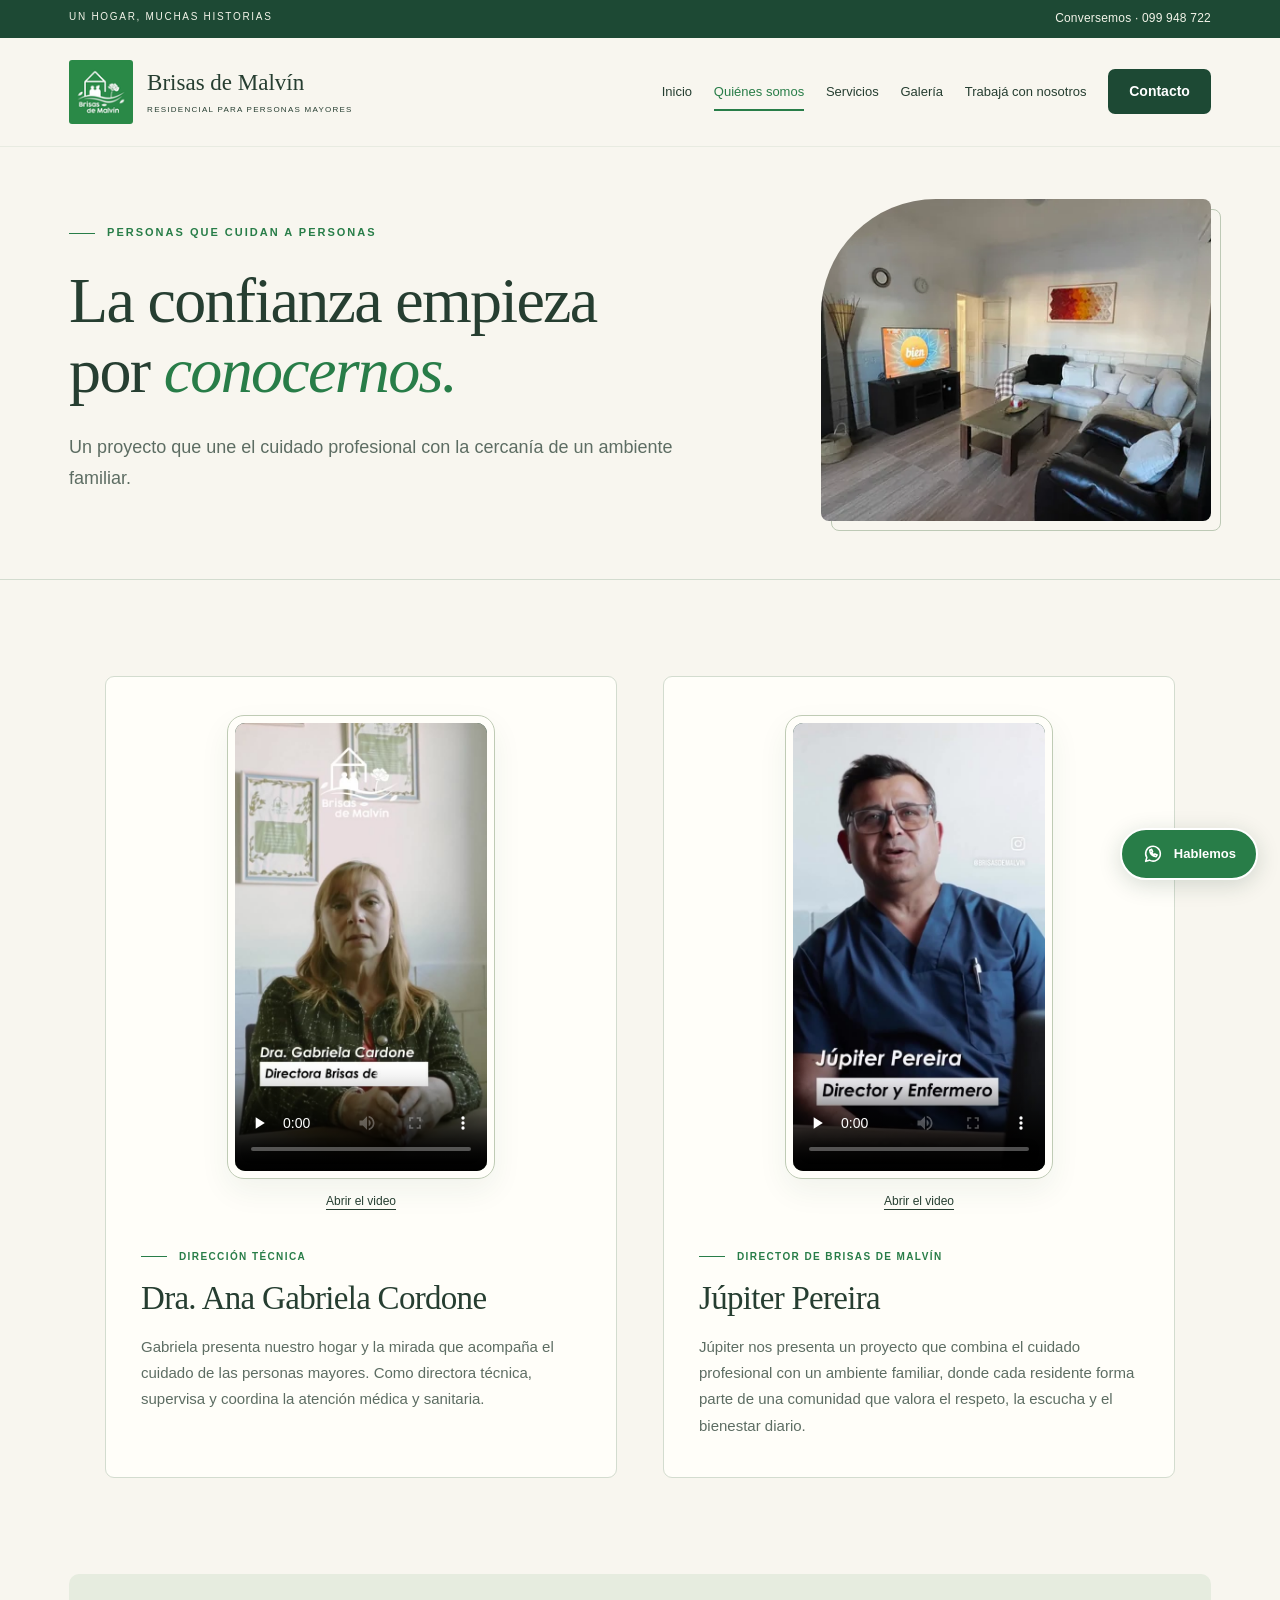
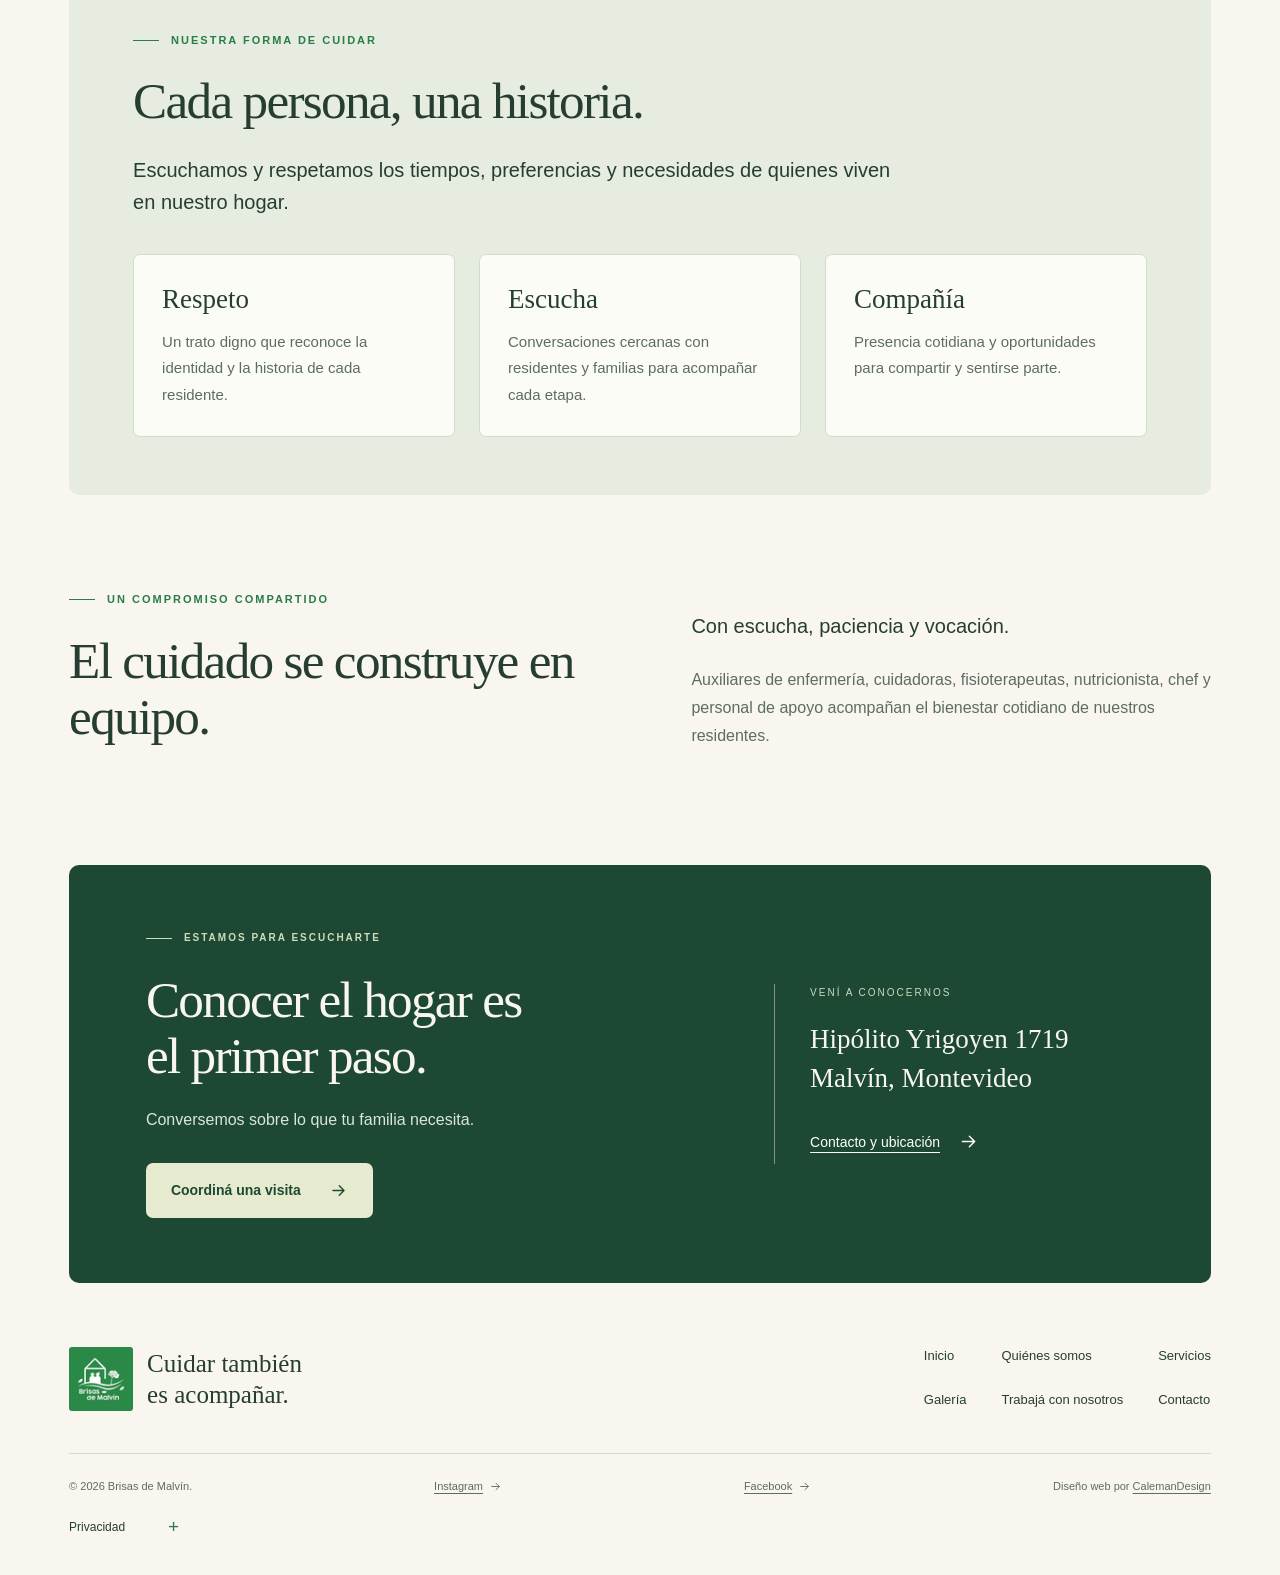
<file: nosotros.html>
<!doctype html>
<html lang="es-UY">
<head>
<meta charset="utf-8">
<meta name="viewport" content="width=device-width, initial-scale=1">
<title>Nuestro equipo y forma de cuidar | Brisas de Malvín</title>
<meta name="description" content="Conocé a la Dra. Ana Gabriela Cordone, a Júpiter Pereira y al equipo de Brisas de Malvín. Cuidado profesional y cercanía para personas mayores en Montevideo.">
<meta name="theme-color" content="#203f2e">
<link rel="icon" href="favicon.png">
<link rel="stylesheet" href="styles.css?v=8">
<link rel="canonical" href="https://www.brisasdemalvin.com/nosotros.html">
</head>
<body class="page-nosotros">
<a class="skip" href="#contenido">Saltar al contenido</a><div class="topline"><span>UN HOGAR, MUCHAS HISTORIAS</span><a href="tel:+59899948722">Conversemos · 099 948 722</a></div><header class="site-header"><a class="brand" href="/" aria-label="Brisas de Malvín, inicio"><picture><source type="image/webp" srcset="assets/images/foto-0-68.webp 68w, assets/images/foto-0-136.webp 136w" sizes="(max-width: 370px) 46px, (max-width: 700px) 57px, (max-width: 1150px) 57px, 64px"><img src="foto-0.jpg" alt="Brisas de Malvín" width="68" height="68" decoding="async"></picture><span>Brisas de Malvín<small>RESIDENCIAL PARA PERSONAS MAYORES</small></span></a><button class="menu" aria-controls="navegacion" aria-expanded="false"><span>Menú</span><span class="menu-lines" aria-hidden="true"></span></button><nav id="navegacion" aria-label="Principal"><a href="/">Inicio</a><a href="nosotros.html" aria-current="page">Quiénes somos</a><a href="servicios.html">Servicios</a><a href="galeria.html">Galería</a><a href="trabaja-con-nosotros.html">Trabajá con nosotros</a><a href="contacto.html" class="button small">Contacto</a></nav></header>
<main id="contenido"><section class="page-intro"><div class="page-intro-copy"><p class="eyebrow">PERSONAS QUE CUIDAN A PERSONAS</p><h1>La confianza empieza<br>por <em>conocernos.</em></h1><p>Un proyecto que une el cuidado profesional con la cercanía de un ambiente familiar.</p></div><div class="page-intro-photo"><picture><source type="image/webp" srcset="assets/images/foto-11-480.webp 480w, assets/images/foto-11-800.webp 800w, assets/images/foto-11-1200.webp 1200w, assets/images/foto-11-1500.webp 1500w" sizes="(max-width: 700px) calc(100vw - 48px), (max-width: 1499px) 34vw, 450px"><img src="foto-11.jpg" alt="Sala de estar de Brisas de Malvín" width="1500" height="1125" decoding="async"></picture></div></section><section class="section"><div class="people"><article class="person"><div class="video-frame"><video controls playsinline preload="none" poster="video-gabriela.jpg" aria-label="Presentación de la Dra. Ana Gabriela Cordone"><source src="video-gabriela.mp4" type="video/mp4">Tu navegador no reproduce este video.</video></div><a class="video-fallback" href="video-gabriela.mp4">Abrir el video</a><p class="eyebrow">DIRECCIÓN TÉCNICA</p><h2>Dra. Ana Gabriela Cordone</h2><p>Gabriela presenta nuestro hogar y la mirada que acompaña el cuidado de las personas mayores. Como directora técnica, supervisa y coordina la atención médica y sanitaria.</p></article><article class="person"><div class="video-frame"><video controls playsinline preload="none" poster="video-jupiter.jpg" aria-label="Presentación de Júpiter Pereira, director de Brisas de Malvín"><source src="video-jupiter.mp4" type="video/mp4">Tu navegador no reproduce este video.</video></div><a class="video-fallback" href="video-jupiter.mp4">Abrir el video</a><p class="eyebrow">DIRECTOR DE BRISAS DE MALVÍN</p><h2>Júpiter Pereira</h2><p>Júpiter nos presenta un proyecto que combina el cuidado profesional con un ambiente familiar, donde cada residente forma parte de una comunidad que valora el respeto, la escucha y el bienestar diario.</p></article></div></section><section class="section stays"><p class="eyebrow">NUESTRA FORMA DE CUIDAR</p><h2>Cada persona, una historia.</h2><p class="intro">Escuchamos y respetamos los tiempos, preferencias y necesidades de quienes viven en nuestro hogar.</p><div class="values"><article><h3>Respeto</h3><p>Un trato digno que reconoce la identidad y la historia de cada residente.</p></article><article><h3>Escucha</h3><p>Conversaciones cercanas con residentes y familias para acompañar cada etapa.</p></article><article><h3>Compañía</h3><p>Presencia cotidiana y oportunidades para compartir y sentirse parte.</p></article></div></section><section class="section split"><div><p class="eyebrow">UN COMPROMISO COMPARTIDO</p><h2>El cuidado se construye en equipo.</h2></div><div><p class="intro">Con escucha, paciencia y vocación.</p><p>Auxiliares de enfermería, cuidadoras, fisioterapeutas, nutricionista, chef y personal de apoyo acompañan el bienestar cotidiano de nuestros residentes.</p></div></section><section class="contact"><div><p class="eyebrow">ESTAMOS PARA ESCUCHARTE</p><h2>Conocer el hogar es<br>el primer paso.</h2><p>Conversemos sobre lo que tu familia necesita.</p><a class="button light" href="https://wa.me/59899948722?text=Hola%2C%20quisiera%20coordinar%20una%20visita.">Coordiná una visita<svg class="icon arrow" viewBox="0 0 24 24" fill="none" aria-hidden="true"><path d="M5 12h14M13 6l6 6-6 6"/></svg></a></div><address><span>VENÍ A CONOCERNOS</span><p>Hipólito Yrigoyen 1719<br>Malvín, Montevideo</p><a href="contacto.html">Contacto y ubicación<svg class="icon arrow" viewBox="0 0 24 24" fill="none" aria-hidden="true"><path d="M5 12h14M13 6l6 6-6 6"/></svg></a></address></section></main>
<footer><div class="footer-top"><a class="brand" href="/"><picture><source type="image/webp" srcset="assets/images/foto-0-68.webp 68w, assets/images/foto-0-136.webp 136w" sizes="(max-width: 370px) 46px, (max-width: 700px) 57px, (max-width: 1150px) 57px, 64px"><img src="foto-0.jpg" alt="Brisas de Malvín" width="64" height="64" loading="lazy" decoding="async"></picture><span>Cuidar también<br>es acompañar.</span></a><div><a href="/">Inicio</a><a href="nosotros.html">Quiénes somos</a><a href="servicios.html">Servicios</a><a href="galeria.html">Galería</a><a href="trabaja-con-nosotros.html">Trabajá con nosotros</a><a href="contacto.html">Contacto</a></div></div><div class="footer-bottom"><span>© <span id="year">2026</span> Brisas de Malvín.</span><a href="https://www.instagram.com/brisasdemalvin/">Instagram<svg class="icon arrow" viewBox="0 0 24 24" fill="none" aria-hidden="true"><path d="M5 12h14M13 6l6 6-6 6"/></svg></a><a href="https://www.facebook.com/profile.php?id=61579556574214">Facebook<svg class="icon arrow" viewBox="0 0 24 24" fill="none" aria-hidden="true"><path d="M5 12h14M13 6l6 6-6 6"/></svg></a><span>Diseño web por <a href="https://www.calemandesign.com">CalemanDesign</a></span></div><details class="privacy-note"><summary>Privacidad</summary><p>Los datos y el currículum enviados en Trabajá con nosotros se utilizan para evaluar postulaciones laborales y se remiten a los correos de Brisas de Malvín y su equipo de gestión mediante FormSubmit, un proveedor externo. Para consultar sobre tus datos o solicitar su eliminación, escribí a brisasdemalvin@gmail.com. Las páginas informativas no incorporan analítica propia. GitHub Pages y los servicios externos de contacto pueden procesar datos técnicos de las visitas. <a href="privacidad.html">Leer información de privacidad.</a></p></details></footer><a class="floating" href="https://wa.me/59899948722" aria-label="Consultar por WhatsApp"><svg class="icon" viewBox="0 0 24 24" fill="none" aria-hidden="true"><path d="M20 11.7a8 8 0 0 1-11.9 7L4 20l1.3-4.1A8 8 0 1 1 20 11.7Z"/><path d="M8.4 7.8c.3 4 3.1 6.8 7.1 7.1l1.1-1.9-2.6-1.1-.8 1.1a6.5 6.5 0 0 1-2.7-2.7l1.1-.8-1.1-2.6-2.1.9Z"/></svg><span>Hablemos</span></a><dialog id="lightbox" aria-label="Fotografía ampliada" aria-describedby="lightbox-caption"><button class="close" aria-label="Cerrar fotografía">Cerrar ×</button><img alt=""><p id="lightbox-caption"></p></dialog><script src="script.js?v=8"></script>
</body>
</html>
</file>
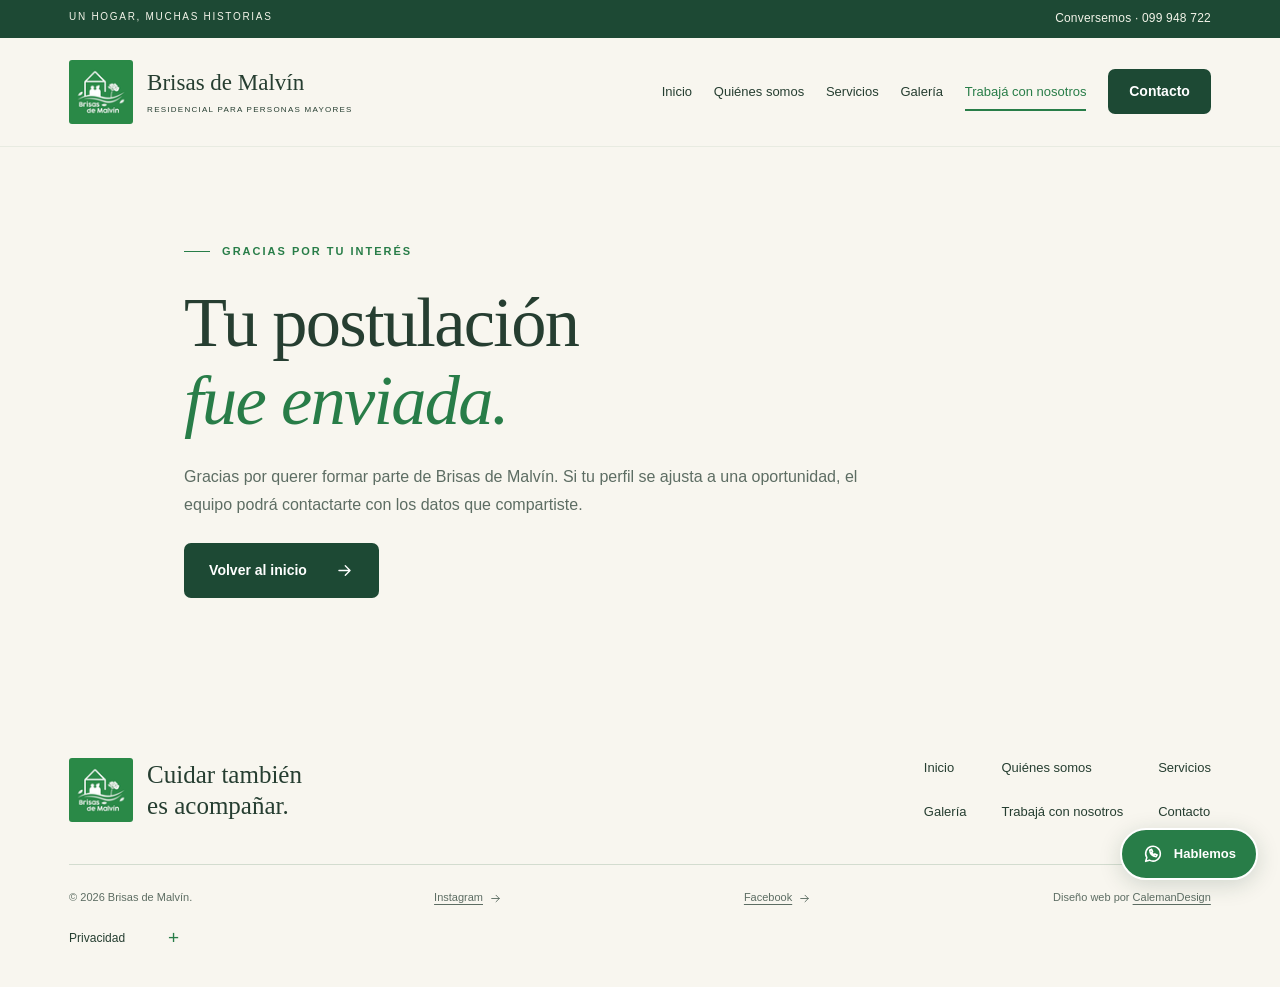
<file: postulacion-enviada.html>
<!doctype html>
<html lang="es-UY">
<head>
<meta charset="utf-8">
<meta name="viewport" content="width=device-width, initial-scale=1">
<title>Postulación enviada | Brisas de Malvín</title>
<meta name="description" content="Confirmación de envío del formulario de postulación laboral de Brisas de Malvín.">
<meta name="theme-color" content="#203f2e">
<link rel="icon" href="favicon.png">
<link rel="stylesheet" href="styles.css?v=8">
<meta name="robots" content="noindex, follow">
<link rel="canonical" href="https://www.brisasdemalvin.com/postulacion-enviada.html">
</head>
<body class="page-postulacion-enviada">
<a class="skip" href="#contenido">Saltar al contenido</a><div class="topline"><span>UN HOGAR, MUCHAS HISTORIAS</span><a href="tel:+59899948722">Conversemos · 099 948 722</a></div><header class="site-header"><a class="brand" href="/" aria-label="Brisas de Malvín, inicio"><picture><source type="image/webp" srcset="assets/images/foto-0-68.webp 68w, assets/images/foto-0-136.webp 136w" sizes="(max-width: 370px) 46px, (max-width: 700px) 57px, (max-width: 1150px) 57px, 64px"><img src="foto-0.jpg" alt="Brisas de Malvín" width="68" height="68" decoding="async"></picture><span>Brisas de Malvín<small>RESIDENCIAL PARA PERSONAS MAYORES</small></span></a><button class="menu" aria-controls="navegacion" aria-expanded="false"><span>Menú</span><span class="menu-lines" aria-hidden="true"></span></button><nav id="navegacion" aria-label="Principal"><a href="/">Inicio</a><a href="nosotros.html">Quiénes somos</a><a href="servicios.html">Servicios</a><a href="galeria.html">Galería</a><a href="trabaja-con-nosotros.html" aria-current="page">Trabajá con nosotros</a><a href="contacto.html" class="button small">Contacto</a></nav></header>
<main id="contenido"><section class="section application-thanks"><p class="eyebrow">GRACIAS POR TU INTERÉS</p><h1>Tu postulación<br><em>fue enviada.</em></h1><p>Gracias por querer formar parte de Brisas de Malvín. Si tu perfil se ajusta a una oportunidad, el equipo podrá contactarte con los datos que compartiste.</p><a class="button" href="/">Volver al inicio<svg class="icon arrow" viewBox="0 0 24 24" fill="none" aria-hidden="true"><path d="M5 12h14M13 6l6 6-6 6"/></svg></a></section></main>
<footer><div class="footer-top"><a class="brand" href="/"><picture><source type="image/webp" srcset="assets/images/foto-0-68.webp 68w, assets/images/foto-0-136.webp 136w" sizes="(max-width: 370px) 46px, (max-width: 700px) 57px, (max-width: 1150px) 57px, 64px"><img src="foto-0.jpg" alt="Brisas de Malvín" width="64" height="64" loading="lazy" decoding="async"></picture><span>Cuidar también<br>es acompañar.</span></a><div><a href="/">Inicio</a><a href="nosotros.html">Quiénes somos</a><a href="servicios.html">Servicios</a><a href="galeria.html">Galería</a><a href="trabaja-con-nosotros.html">Trabajá con nosotros</a><a href="contacto.html">Contacto</a></div></div><div class="footer-bottom"><span>© <span id="year">2026</span> Brisas de Malvín.</span><a href="https://www.instagram.com/brisasdemalvin/">Instagram<svg class="icon arrow" viewBox="0 0 24 24" fill="none" aria-hidden="true"><path d="M5 12h14M13 6l6 6-6 6"/></svg></a><a href="https://www.facebook.com/profile.php?id=61579556574214">Facebook<svg class="icon arrow" viewBox="0 0 24 24" fill="none" aria-hidden="true"><path d="M5 12h14M13 6l6 6-6 6"/></svg></a><span>Diseño web por <a href="https://www.calemandesign.com">CalemanDesign</a></span></div><details class="privacy-note"><summary>Privacidad</summary><p>Los datos y el currículum enviados en Trabajá con nosotros se utilizan para evaluar postulaciones laborales y se remiten a los correos de Brisas de Malvín y su equipo de gestión mediante FormSubmit, un proveedor externo. Para consultar sobre tus datos o solicitar su eliminación, escribí a brisasdemalvin@gmail.com. Las páginas informativas no incorporan analítica propia. GitHub Pages y los servicios externos de contacto pueden procesar datos técnicos de las visitas. <a href="privacidad.html">Leer información de privacidad.</a></p></details></footer><a class="floating" href="https://wa.me/59899948722" aria-label="Consultar por WhatsApp"><svg class="icon" viewBox="0 0 24 24" fill="none" aria-hidden="true"><path d="M20 11.7a8 8 0 0 1-11.9 7L4 20l1.3-4.1A8 8 0 1 1 20 11.7Z"/><path d="M8.4 7.8c.3 4 3.1 6.8 7.1 7.1l1.1-1.9-2.6-1.1-.8 1.1a6.5 6.5 0 0 1-2.7-2.7l1.1-.8-1.1-2.6-2.1.9Z"/></svg><span>Hablemos</span></a><dialog id="lightbox" aria-label="Fotografía ampliada" aria-describedby="lightbox-caption"><button class="close" aria-label="Cerrar fotografía">Cerrar ×</button><img alt=""><p id="lightbox-caption"></p></dialog><script src="script.js?v=8"></script>
</body>
</html>
</file>
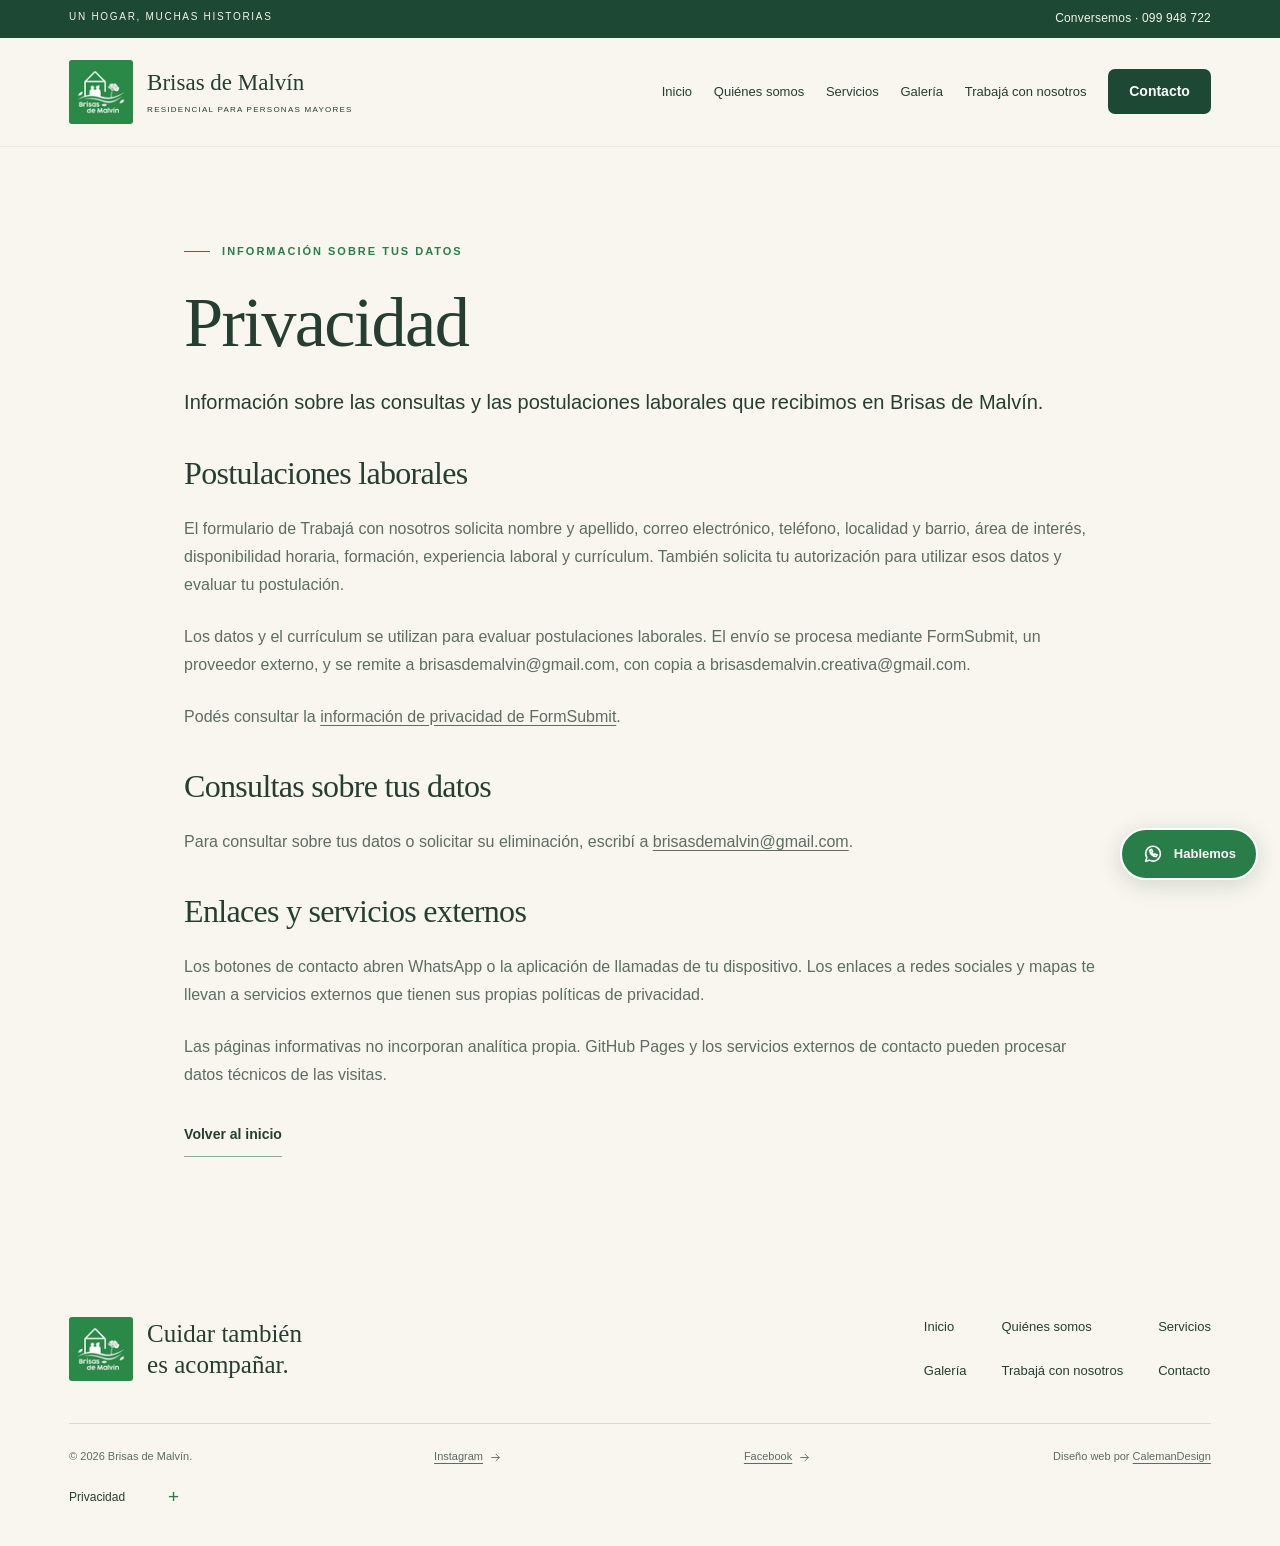
<file: privacidad.html>
<!doctype html>
<html lang="es-UY"><head><meta charset="utf-8"><meta name="viewport" content="width=device-width, initial-scale=1"><title>Privacidad y postulaciones laborales | Brisas de Malvín</title><meta name="description" content="Información sobre el uso de datos y currículums enviados al formulario laboral de Brisas de Malvín, FormSubmit y los enlaces a servicios externos."><meta name="theme-color" content="#203f2e"><link rel="icon" href="favicon.png"><link rel="stylesheet" href="styles.css?v=8"><link rel="canonical" href="https://www.brisasdemalvin.com/privacidad.html">
</head><body class="page-privacidad"><a class="skip" href="#contenido">Saltar al contenido</a><div class="topline"><span>UN HOGAR, MUCHAS HISTORIAS</span><a href="tel:+59899948722">Conversemos · 099 948 722</a></div><header class="site-header"><a class="brand" href="/" aria-label="Brisas de Malvín, inicio"><picture><source type="image/webp" srcset="assets/images/foto-0-68.webp 68w, assets/images/foto-0-136.webp 136w" sizes="(max-width: 370px) 46px, (max-width: 700px) 57px, (max-width: 1150px) 57px, 64px"><img src="foto-0.jpg" alt="Brisas de Malvín" width="68" height="68" decoding="async"></picture><span>Brisas de Malvín<small>RESIDENCIAL PARA PERSONAS MAYORES</small></span></a><button class="menu" aria-controls="navegacion" aria-expanded="false"><span>Menú</span><span class="menu-lines" aria-hidden="true"></span></button><nav id="navegacion" aria-label="Principal"><a href="/">Inicio</a><a href="nosotros.html">Quiénes somos</a><a href="servicios.html">Servicios</a><a href="galeria.html">Galería</a><a href="trabaja-con-nosotros.html">Trabajá con nosotros</a><a href="contacto.html" class="button small">Contacto</a></nav></header><main id="contenido"><section class="section privacy-page"><p class="eyebrow">INFORMACIÓN SOBRE TUS DATOS</p><h1>Privacidad</h1><p class="intro">Información sobre las consultas y las postulaciones laborales que recibimos en Brisas de Malvín.</p><h2>Postulaciones laborales</h2><p>El formulario de Trabajá con nosotros solicita nombre y apellido, correo electrónico, teléfono, localidad y barrio, área de interés, disponibilidad horaria, formación, experiencia laboral y currículum. También solicita tu autorización para utilizar esos datos y evaluar tu postulación.</p><p>Los datos y el currículum se utilizan para evaluar postulaciones laborales. El envío se procesa mediante FormSubmit, un proveedor externo, y se remite a brisasdemalvin@gmail.com, con copia a brisasdemalvin.creativa@gmail.com.</p><p>Podés consultar la <a href="https://formsubmit.co/privacy.pdf" target="_blank" rel="noopener">información de privacidad de FormSubmit</a>.</p><h2>Consultas sobre tus datos</h2><p>Para consultar sobre tus datos o solicitar su eliminación, escribí a <a href="mailto:brisasdemalvin@gmail.com">brisasdemalvin@gmail.com</a>.</p><h2>Enlaces y servicios externos</h2><p>Los botones de contacto abren WhatsApp o la aplicación de llamadas de tu dispositivo. Los enlaces a redes sociales y mapas te llevan a servicios externos que tienen sus propias políticas de privacidad.</p><p>Las páginas informativas no incorporan analítica propia. GitHub Pages y los servicios externos de contacto pueden procesar datos técnicos de las visitas.</p><a class="textlink" href="/">Volver al inicio</a></section></main><footer><div class="footer-top"><a class="brand" href="/"><picture><source type="image/webp" srcset="assets/images/foto-0-68.webp 68w, assets/images/foto-0-136.webp 136w" sizes="(max-width: 370px) 46px, (max-width: 700px) 57px, (max-width: 1150px) 57px, 64px"><img src="foto-0.jpg" alt="Brisas de Malvín" width="64" height="64" loading="lazy" decoding="async"></picture><span>Cuidar también<br>es acompañar.</span></a><div><a href="/">Inicio</a><a href="nosotros.html">Quiénes somos</a><a href="servicios.html">Servicios</a><a href="galeria.html">Galería</a><a href="trabaja-con-nosotros.html">Trabajá con nosotros</a><a href="contacto.html">Contacto</a></div></div><div class="footer-bottom"><span>© <span id="year">2026</span> Brisas de Malvín.</span><a href="https://www.instagram.com/brisasdemalvin/">Instagram<svg class="icon arrow" viewBox="0 0 24 24" fill="none" aria-hidden="true"><path d="M5 12h14M13 6l6 6-6 6"/></svg></a><a href="https://www.facebook.com/profile.php?id=61579556574214">Facebook<svg class="icon arrow" viewBox="0 0 24 24" fill="none" aria-hidden="true"><path d="M5 12h14M13 6l6 6-6 6"/></svg></a><span>Diseño web por <a href="https://www.calemandesign.com">CalemanDesign</a></span></div><details class="privacy-note"><summary>Privacidad</summary><p>Los datos y el currículum enviados en Trabajá con nosotros se utilizan para evaluar postulaciones laborales y se remiten a los correos de Brisas de Malvín y su equipo de gestión mediante FormSubmit, un proveedor externo. Para consultar sobre tus datos o solicitar su eliminación, escribí a brisasdemalvin@gmail.com. Las páginas informativas no incorporan analítica propia. GitHub Pages y los servicios externos de contacto pueden procesar datos técnicos de las visitas. <a href="privacidad.html">Leer información de privacidad.</a></p></details></footer><a class="floating" href="https://wa.me/59899948722" aria-label="Consultar por WhatsApp"><svg class="icon" viewBox="0 0 24 24" fill="none" aria-hidden="true"><path d="M20 11.7a8 8 0 0 1-11.9 7L4 20l1.3-4.1A8 8 0 1 1 20 11.7Z"/><path d="M8.4 7.8c.3 4 3.1 6.8 7.1 7.1l1.1-1.9-2.6-1.1-.8 1.1a6.5 6.5 0 0 1-2.7-2.7l1.1-.8-1.1-2.6-2.1.9Z"/></svg><span>Hablemos</span></a><dialog id="lightbox" aria-label="Fotografía ampliada" aria-describedby="lightbox-caption"><button class="close" aria-label="Cerrar fotografía">Cerrar ×</button><img alt=""><p id="lightbox-caption"></p></dialog><script src="script.js?v=8"></script>
</body>
</html>
</file>
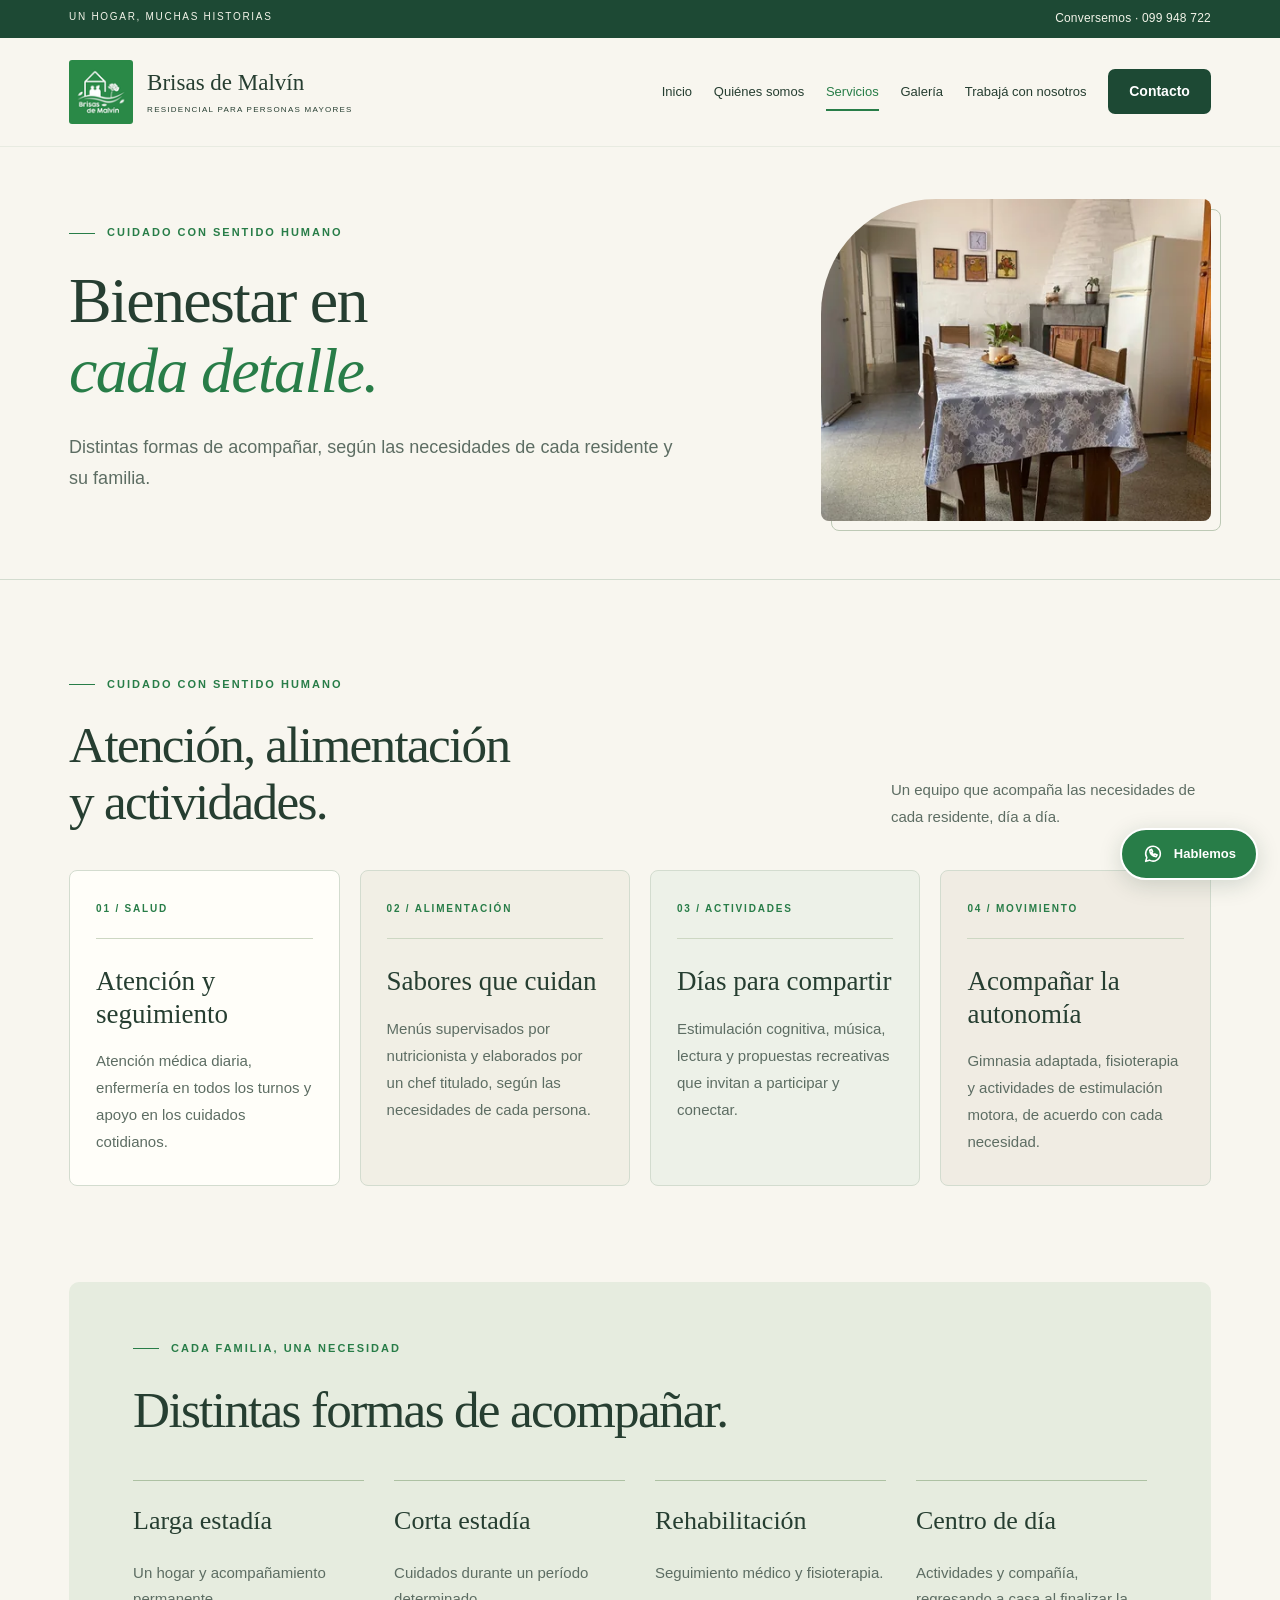
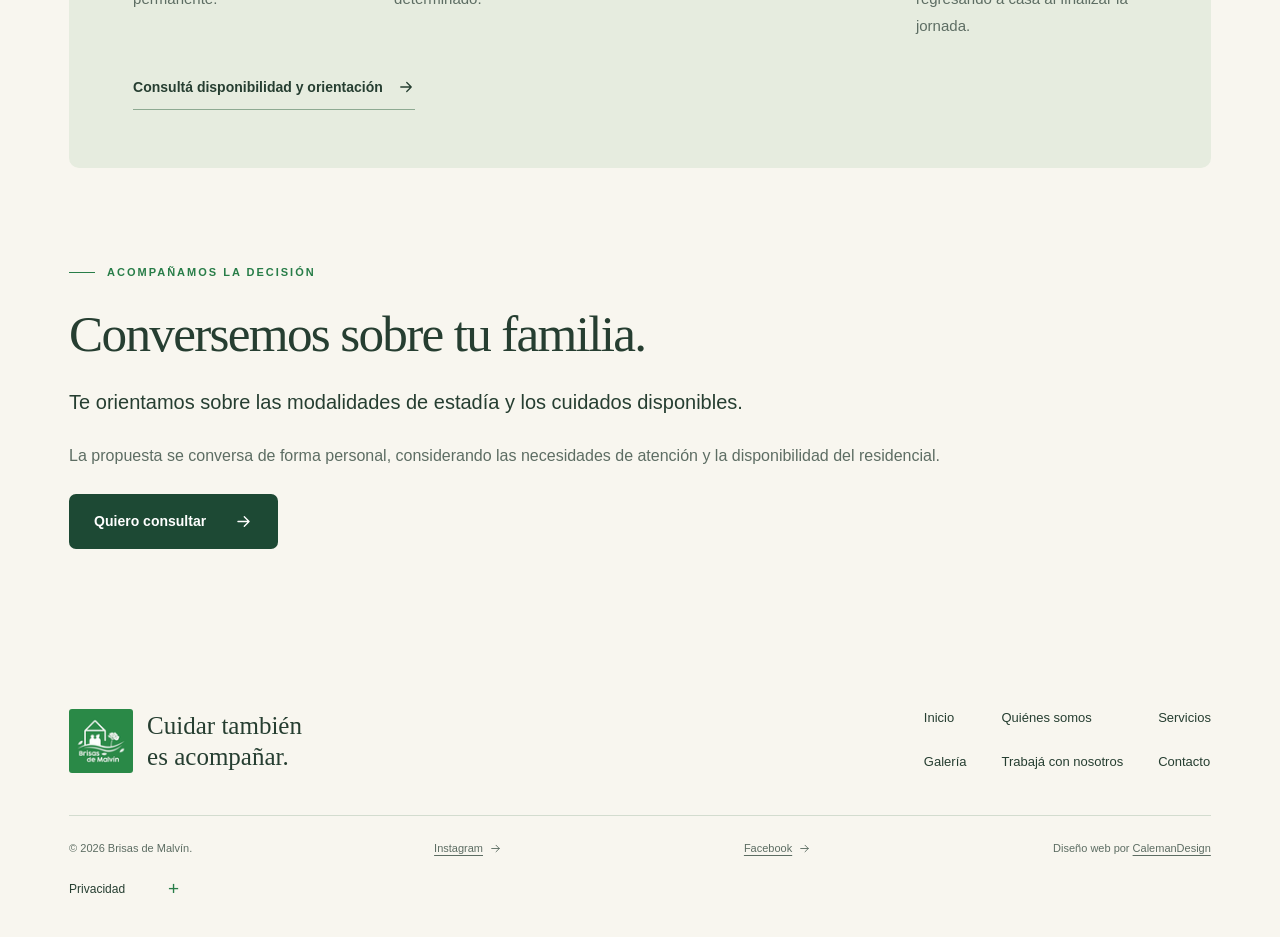
<file: servicios.html>
<!doctype html>
<html lang="es-UY">
<head>
<meta charset="utf-8">
<meta name="viewport" content="width=device-width, initial-scale=1">
<title>Cuidados y modalidades de estadía en Malvín | Brisas de Malvín</title>
<meta name="description" content="Atención médica, enfermería, nutrición, actividades y fisioterapia. Larga y corta estadía, rehabilitación y centro de día en Brisas de Malvín, Montevideo.">
<meta name="theme-color" content="#203f2e">
<link rel="icon" href="favicon.png">
<link rel="stylesheet" href="styles.css?v=8">
<link rel="canonical" href="https://www.brisasdemalvin.com/servicios.html">
</head>
<body class="page-servicios">
<a class="skip" href="#contenido">Saltar al contenido</a><div class="topline"><span>UN HOGAR, MUCHAS HISTORIAS</span><a href="tel:+59899948722">Conversemos · 099 948 722</a></div><header class="site-header"><a class="brand" href="/" aria-label="Brisas de Malvín, inicio"><picture><source type="image/webp" srcset="assets/images/foto-0-68.webp 68w, assets/images/foto-0-136.webp 136w" sizes="(max-width: 370px) 46px, (max-width: 700px) 57px, (max-width: 1150px) 57px, 64px"><img src="foto-0.jpg" alt="Brisas de Malvín" width="68" height="68" decoding="async"></picture><span>Brisas de Malvín<small>RESIDENCIAL PARA PERSONAS MAYORES</small></span></a><button class="menu" aria-controls="navegacion" aria-expanded="false"><span>Menú</span><span class="menu-lines" aria-hidden="true"></span></button><nav id="navegacion" aria-label="Principal"><a href="/">Inicio</a><a href="nosotros.html">Quiénes somos</a><a href="servicios.html" aria-current="page">Servicios</a><a href="galeria.html">Galería</a><a href="trabaja-con-nosotros.html">Trabajá con nosotros</a><a href="contacto.html" class="button small">Contacto</a></nav></header>
<main id="contenido"><section class="page-intro"><div class="page-intro-copy"><p class="eyebrow">CUIDADO CON SENTIDO HUMANO</p><h1>Bienestar en<br><em>cada detalle.</em></h1><p>Distintas formas de acompañar, según las necesidades de cada residente y su familia.</p></div><div class="page-intro-photo"><picture><source type="image/webp" srcset="assets/images/foto-7-480.webp 480w, assets/images/foto-7-800.webp 800w, assets/images/foto-7-1200.webp 1200w, assets/images/foto-7-1500.webp 1500w" sizes="(max-width: 700px) calc(100vw - 48px), (max-width: 1499px) 34vw, 450px"><img src="foto-7.jpg" alt="Comedor de Brisas de Malvín" width="1500" height="1125" decoding="async"></picture></div></section><section id="cuidados" class="section"><div class="section-heading"><div><p class="eyebrow">CUIDADO CON SENTIDO HUMANO</p><h2>Atención, alimentación<br>y actividades.</h2></div><p>Un equipo que acompaña las necesidades de cada residente, día a día.</p></div><div class="cards"><article><span class="number">01 / SALUD</span><h3>Atención y seguimiento</h3><p>Atención médica diaria, enfermería en todos los turnos y apoyo en los cuidados cotidianos.</p></article><article><span class="number">02 / ALIMENTACIÓN</span><h3>Sabores que cuidan</h3><p>Menús supervisados por nutricionista y elaborados por un chef titulado, según las necesidades de cada persona.</p></article><article><span class="number">03 / ACTIVIDADES</span><h3>Días para compartir</h3><p>Estimulación cognitiva, música, lectura y propuestas recreativas que invitan a participar y conectar.</p></article><article><span class="number">04 / MOVIMIENTO</span><h3>Acompañar la autonomía</h3><p>Gimnasia adaptada, fisioterapia y actividades de estimulación motora, de acuerdo con cada necesidad.</p></article></div></section><section class="stays section"><p class="eyebrow">CADA FAMILIA, UNA NECESIDAD</p><h2>Distintas formas de acompañar.</h2><div class="stay-grid"><article><h3>Larga estadía</h3><p>Un hogar y acompañamiento permanente.</p></article><article><h3>Corta estadía</h3><p>Cuidados durante un período determinado.</p></article><article><h3>Rehabilitación</h3><p>Seguimiento médico y fisioterapia.</p></article><article><h3>Centro de día</h3><p>Actividades y compañía, regresando a casa al finalizar la jornada.</p></article></div><a class="textlink" href="https://wa.me/59899948722?text=Hola%2C%20quisiera%20consultar%20por%20las%20modalidades%20de%20estad%C3%ADa.">Consultá disponibilidad y orientación<svg class="icon arrow" viewBox="0 0 24 24" fill="none" aria-hidden="true"><path d="M5 12h14M13 6l6 6-6 6"/></svg></a></section><section class="section"><p class="eyebrow">ACOMPAÑAMOS LA DECISIÓN</p><h2>Conversemos sobre tu familia.</h2><p class="intro">Te orientamos sobre las modalidades de estadía y los cuidados disponibles.</p><p>La propuesta se conversa de forma personal, considerando las necesidades de atención y la disponibilidad del residencial.</p><a class="button" href="contacto.html">Quiero consultar<svg class="icon arrow" viewBox="0 0 24 24" fill="none" aria-hidden="true"><path d="M5 12h14M13 6l6 6-6 6"/></svg></a></section></main>
<footer><div class="footer-top"><a class="brand" href="/"><picture><source type="image/webp" srcset="assets/images/foto-0-68.webp 68w, assets/images/foto-0-136.webp 136w" sizes="(max-width: 370px) 46px, (max-width: 700px) 57px, (max-width: 1150px) 57px, 64px"><img src="foto-0.jpg" alt="Brisas de Malvín" width="64" height="64" loading="lazy" decoding="async"></picture><span>Cuidar también<br>es acompañar.</span></a><div><a href="/">Inicio</a><a href="nosotros.html">Quiénes somos</a><a href="servicios.html">Servicios</a><a href="galeria.html">Galería</a><a href="trabaja-con-nosotros.html">Trabajá con nosotros</a><a href="contacto.html">Contacto</a></div></div><div class="footer-bottom"><span>© <span id="year">2026</span> Brisas de Malvín.</span><a href="https://www.instagram.com/brisasdemalvin/">Instagram<svg class="icon arrow" viewBox="0 0 24 24" fill="none" aria-hidden="true"><path d="M5 12h14M13 6l6 6-6 6"/></svg></a><a href="https://www.facebook.com/profile.php?id=61579556574214">Facebook<svg class="icon arrow" viewBox="0 0 24 24" fill="none" aria-hidden="true"><path d="M5 12h14M13 6l6 6-6 6"/></svg></a><span>Diseño web por <a href="https://www.calemandesign.com">CalemanDesign</a></span></div><details class="privacy-note"><summary>Privacidad</summary><p>Los datos y el currículum enviados en Trabajá con nosotros se utilizan para evaluar postulaciones laborales y se remiten a los correos de Brisas de Malvín y su equipo de gestión mediante FormSubmit, un proveedor externo. Para consultar sobre tus datos o solicitar su eliminación, escribí a brisasdemalvin@gmail.com. Las páginas informativas no incorporan analítica propia. GitHub Pages y los servicios externos de contacto pueden procesar datos técnicos de las visitas. <a href="privacidad.html">Leer información de privacidad.</a></p></details></footer><a class="floating" href="https://wa.me/59899948722" aria-label="Consultar por WhatsApp"><svg class="icon" viewBox="0 0 24 24" fill="none" aria-hidden="true"><path d="M20 11.7a8 8 0 0 1-11.9 7L4 20l1.3-4.1A8 8 0 1 1 20 11.7Z"/><path d="M8.4 7.8c.3 4 3.1 6.8 7.1 7.1l1.1-1.9-2.6-1.1-.8 1.1a6.5 6.5 0 0 1-2.7-2.7l1.1-.8-1.1-2.6-2.1.9Z"/></svg><span>Hablemos</span></a><dialog id="lightbox" aria-label="Fotografía ampliada" aria-describedby="lightbox-caption"><button class="close" aria-label="Cerrar fotografía">Cerrar ×</button><img alt=""><p id="lightbox-caption"></p></dialog><script src="script.js?v=8"></script>
</body>
</html>
</file>
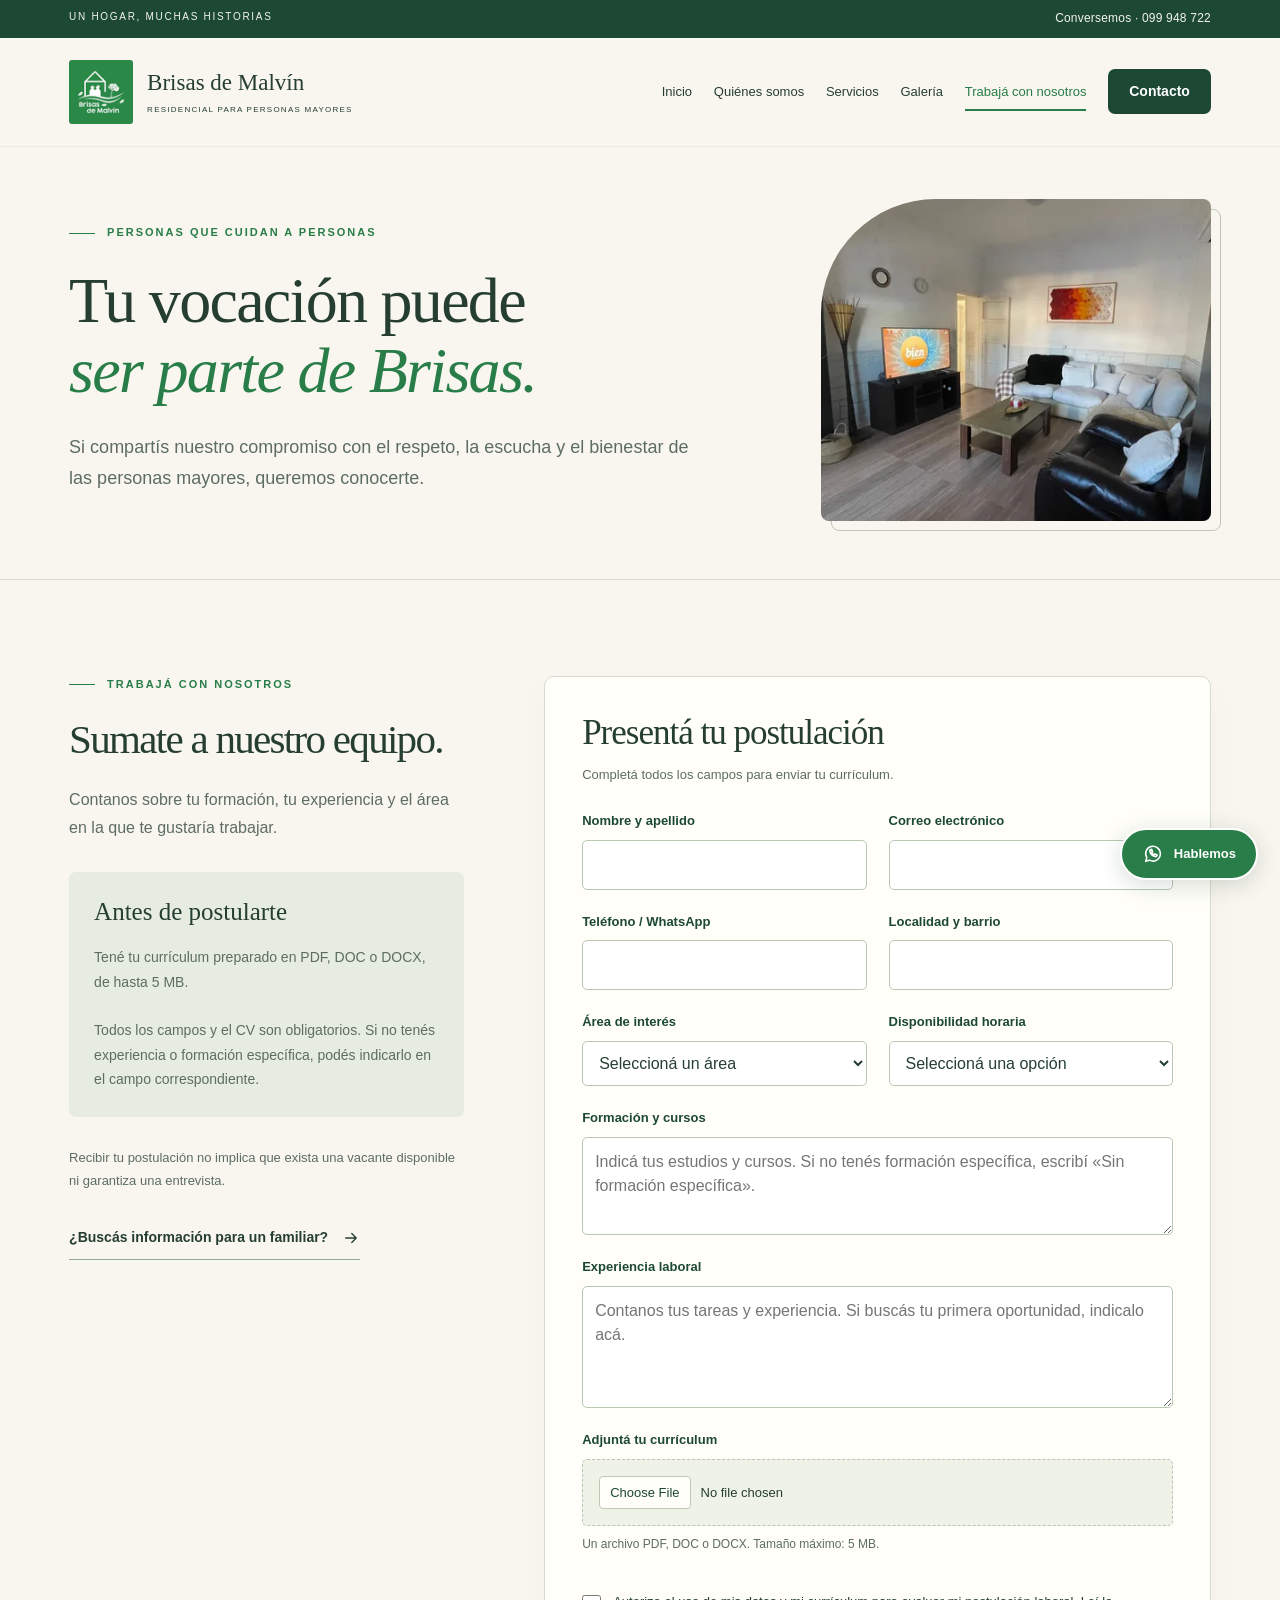
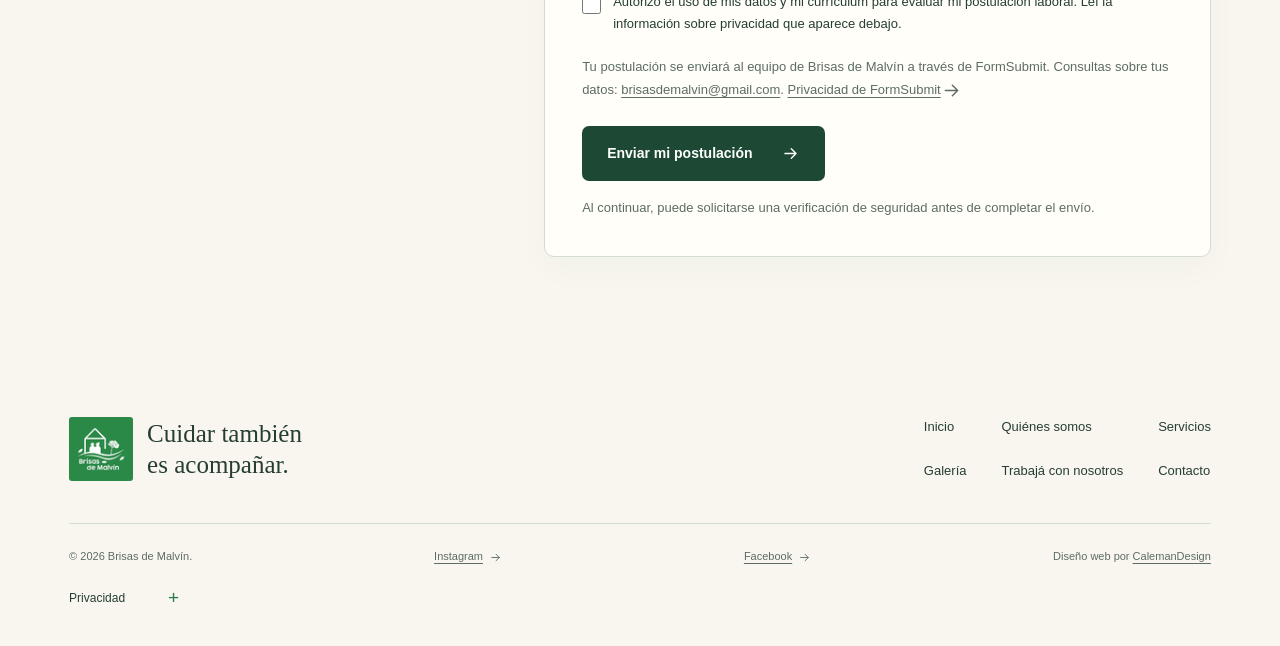
<file: trabaja-con-nosotros.html>
<!doctype html>
<html lang="es-UY">
<head>
<meta charset="utf-8">
<meta name="viewport" content="width=device-width, initial-scale=1">
<title>Trabajá con nosotros en Malvín | Brisas de Malvín</title>
<meta name="description" content="Postulate para trabajar en Brisas de Malvín, Montevideo. Completá tu formación, experiencia y disponibilidad, y adjuntá tu currículum en el formulario laboral.">
<meta name="theme-color" content="#203f2e">
<link rel="icon" href="favicon.png">
<link rel="stylesheet" href="styles.css?v=8">
<link rel="canonical" href="https://www.brisasdemalvin.com/trabaja-con-nosotros.html">
</head>
<body class="page-trabaja-con-nosotros">
<a class="skip" href="#contenido">Saltar al contenido</a><div class="topline"><span>UN HOGAR, MUCHAS HISTORIAS</span><a href="tel:+59899948722">Conversemos · 099 948 722</a></div><header class="site-header"><a class="brand" href="/" aria-label="Brisas de Malvín, inicio"><picture><source type="image/webp" srcset="assets/images/foto-0-68.webp 68w, assets/images/foto-0-136.webp 136w" sizes="(max-width: 370px) 46px, (max-width: 700px) 57px, (max-width: 1150px) 57px, 64px"><img src="foto-0.jpg" alt="Brisas de Malvín" width="68" height="68" decoding="async"></picture><span>Brisas de Malvín<small>RESIDENCIAL PARA PERSONAS MAYORES</small></span></a><button class="menu" aria-controls="navegacion" aria-expanded="false"><span>Menú</span><span class="menu-lines" aria-hidden="true"></span></button><nav id="navegacion" aria-label="Principal"><a href="/">Inicio</a><a href="nosotros.html">Quiénes somos</a><a href="servicios.html">Servicios</a><a href="galeria.html">Galería</a><a href="trabaja-con-nosotros.html" aria-current="page">Trabajá con nosotros</a><a href="contacto.html" class="button small">Contacto</a></nav></header>
<main id="contenido"><section class="page-intro"><div class="page-intro-copy"><p class="eyebrow">PERSONAS QUE CUIDAN A PERSONAS</p><h1>Tu vocación puede<br><em>ser parte de Brisas.</em></h1><p>Si compartís nuestro compromiso con el respeto, la escucha y el bienestar de las personas mayores, queremos conocerte.</p></div><div class="page-intro-photo"><picture><source type="image/webp" srcset="assets/images/foto-11-480.webp 480w, assets/images/foto-11-800.webp 800w, assets/images/foto-11-1200.webp 1200w, assets/images/foto-11-1500.webp 1500w" sizes="(max-width: 700px) calc(100vw - 48px), (max-width: 1499px) 34vw, 450px"><img src="foto-11.jpg" alt="Sala de estar de Brisas de Malvín" width="1500" height="1125" decoding="async"></picture></div></section>
<section class="section application-layout"><aside class="application-intro"><p class="eyebrow">TRABAJÁ CON NOSOTROS</p><h2>Sumate a nuestro equipo.</h2><p>Contanos sobre tu formación, tu experiencia y el área en la que te gustaría trabajar.</p><div class="application-note"><h3>Antes de postularte</h3><p>Tené tu currículum preparado en PDF, DOC o DOCX, de hasta 5 MB.</p><p>Todos los campos y el CV son obligatorios. Si no tenés experiencia o formación específica, podés indicarlo en el campo correspondiente.</p></div><p class="application-small">Recibir tu postulación no implica que exista una vacante disponible ni garantiza una entrevista.</p><a class="textlink" href="contacto.html">¿Buscás información para un familiar?<svg class="icon arrow" viewBox="0 0 24 24" fill="none" aria-hidden="true"><path d="M5 12h14M13 6l6 6-6 6"/></svg></a></aside>
<form class="application-form" id="employment-form" action="https://formsubmit.co/brisasdemalvin@gmail.com" method="POST" enctype="multipart/form-data">
<input type="hidden" name="_cc" value="brisasdemalvin.creativa@gmail.com">
<input type="hidden" name="_subject" value="Nueva postulación laboral | Brisas de Malvín">
<input type="hidden" name="_template" value="table">
<input type="hidden" name="_next" value="https://www.brisasdemalvin.com/postulacion-enviada.html">
<input type="text" name="_honey" class="form-honey" tabindex="-1" autocomplete="off" aria-hidden="true">
<h2>Presentá tu postulación</h2><p class="application-small">Completá todos los campos para enviar tu currículum.</p>
<div class="form-grid">
<div class="field"><label for="full-name">Nombre y apellido</label><input id="full-name" name="Nombre y apellido" autocomplete="name" maxlength="120" required></div>
<div class="field"><label for="app-email">Correo electrónico</label><input id="app-email" name="email" type="email" autocomplete="email" maxlength="200" required></div>
<div class="field"><label for="phone">Teléfono / WhatsApp</label><input id="phone" name="Teléfono" type="tel" autocomplete="tel" inputmode="tel" maxlength="30" required></div>
<div class="field"><label for="location">Localidad y barrio</label><input id="location" name="Localidad y barrio" autocomplete="address-level2" maxlength="150" required></div>
<div class="field"><label for="role">Área de interés</label><select id="role" name="Área de interés" required><option value="" selected disabled>Seleccioná un área</option><option>Cuidados de personas mayores</option><option>Enfermería</option><option>Cocina</option><option>Limpieza y apoyo</option><option>Fisioterapia y actividades</option><option>Administración</option><option>Otra área</option></select></div>
<div class="field"><label for="availability">Disponibilidad horaria</label><select id="availability" name="Disponibilidad horaria" required><option value="" selected disabled>Seleccioná una opción</option><option>Mañana</option><option>Tarde</option><option>Noche</option><option>Fines de semana</option><option>Turnos rotativos</option><option>Disponibilidad amplia</option></select></div>
<div class="field full"><label for="training">Formación y cursos</label><textarea id="training" name="Formación y cursos" rows="3" maxlength="2000" required placeholder="Indicá tus estudios y cursos. Si no tenés formación específica, escribí «Sin formación específica»."></textarea></div>
<div class="field full"><label for="experience">Experiencia laboral</label><textarea id="experience" name="Experiencia laboral" rows="4" maxlength="3000" required placeholder="Contanos tus tareas y experiencia. Si buscás tu primera oportunidad, indicalo acá."></textarea></div>
<div class="field full"><label for="cv">Adjuntá tu currículum</label><input id="cv" name="attachment" type="file" accept=".pdf,.doc,.docx,application/pdf,application/msword,application/vnd.openxmlformats-officedocument.wordprocessingml.document" aria-describedby="cv-help cv-error" required><small id="cv-help">Un archivo PDF, DOC o DOCX. Tamaño máximo: 5 MB.</small><p id="cv-error" class="form-error" role="alert"></p></div>
</div>
<label class="consent"><input type="checkbox" name="Autorización de datos" value="Autorizo el tratamiento de mis datos y CV para evaluar mi postulación laboral" required><span>Autorizo el uso de mis datos y mi currículum para evaluar mi postulación laboral. Leí la información sobre privacidad que aparece debajo.</span></label>
<p class="application-small">Tu postulación se enviará al equipo de Brisas de Malvín a través de FormSubmit. Consultas sobre tus datos: <a href="mailto:brisasdemalvin@gmail.com">brisasdemalvin@gmail.com</a>. <a href="https://formsubmit.co/privacy.pdf" target="_blank" rel="noopener">Privacidad de FormSubmit<svg class="icon arrow" viewBox="0 0 24 24" fill="none" aria-hidden="true"><path d="M5 12h14M13 6l6 6-6 6"/></svg></a></p>
<button class="button" type="submit">Enviar mi postulación<svg class="icon arrow" viewBox="0 0 24 24" fill="none" aria-hidden="true"><path d="M5 12h14M13 6l6 6-6 6"/></svg></button><p class="application-small after-submit">Al continuar, puede solicitarse una verificación de seguridad antes de completar el envío.</p>
<noscript><p>Completá todos los datos y adjuntá un CV de hasta 5 MB. Tu navegador comprobará los campos obligatorios antes de continuar.</p></noscript>
</form></section></main>
<footer><div class="footer-top"><a class="brand" href="/"><picture><source type="image/webp" srcset="assets/images/foto-0-68.webp 68w, assets/images/foto-0-136.webp 136w" sizes="(max-width: 370px) 46px, (max-width: 700px) 57px, (max-width: 1150px) 57px, 64px"><img src="foto-0.jpg" alt="Brisas de Malvín" width="64" height="64" loading="lazy" decoding="async"></picture><span>Cuidar también<br>es acompañar.</span></a><div><a href="/">Inicio</a><a href="nosotros.html">Quiénes somos</a><a href="servicios.html">Servicios</a><a href="galeria.html">Galería</a><a href="trabaja-con-nosotros.html">Trabajá con nosotros</a><a href="contacto.html">Contacto</a></div></div><div class="footer-bottom"><span>© <span id="year">2026</span> Brisas de Malvín.</span><a href="https://www.instagram.com/brisasdemalvin/">Instagram<svg class="icon arrow" viewBox="0 0 24 24" fill="none" aria-hidden="true"><path d="M5 12h14M13 6l6 6-6 6"/></svg></a><a href="https://www.facebook.com/profile.php?id=61579556574214">Facebook<svg class="icon arrow" viewBox="0 0 24 24" fill="none" aria-hidden="true"><path d="M5 12h14M13 6l6 6-6 6"/></svg></a><span>Diseño web por <a href="https://www.calemandesign.com">CalemanDesign</a></span></div><details class="privacy-note"><summary>Privacidad</summary><p>Los datos y el currículum enviados en Trabajá con nosotros se utilizan para evaluar postulaciones laborales y se remiten a los correos de Brisas de Malvín y su equipo de gestión mediante FormSubmit, un proveedor externo. Para consultar sobre tus datos o solicitar su eliminación, escribí a brisasdemalvin@gmail.com. Las páginas informativas no incorporan analítica propia. GitHub Pages y los servicios externos de contacto pueden procesar datos técnicos de las visitas. <a href="privacidad.html">Leer información de privacidad.</a></p></details></footer><a class="floating" href="https://wa.me/59899948722" aria-label="Consultar por WhatsApp"><svg class="icon" viewBox="0 0 24 24" fill="none" aria-hidden="true"><path d="M20 11.7a8 8 0 0 1-11.9 7L4 20l1.3-4.1A8 8 0 1 1 20 11.7Z"/><path d="M8.4 7.8c.3 4 3.1 6.8 7.1 7.1l1.1-1.9-2.6-1.1-.8 1.1a6.5 6.5 0 0 1-2.7-2.7l1.1-.8-1.1-2.6-2.1.9Z"/></svg><span>Hablemos</span></a><dialog id="lightbox" aria-label="Fotografía ampliada" aria-describedby="lightbox-caption"><button class="close" aria-label="Cerrar fotografía">Cerrar ×</button><img alt=""><p id="lightbox-caption"></p></dialog><script src="script.js?v=8"></script>
<script src="postulacion.js"></script></body>
</html>
</file>
<file: styles.css>
/* Brisas de Malvín — diseño editorial, octubre 2026.
   Estilos compartidos. Sin fuentes remotas, librerías ni analítica. */
:root{--forest:#1d4934;--green:#287d48;--ink:#263e31;--muted:#5d6d63;--cream:#f8f6ef;--paper:#fffef9;--sage:#e6ecdf;--sand:#eee8da;--line:#d3dccf;--serif:Georgia,'Times New Roman',serif;--gutter:clamp(24px,5.4vw,88px)}
*{box-sizing:border-box}html{scroll-behavior:smooth;scroll-padding-top:110px}body{margin:0;color:var(--ink);background:var(--cream);font-family:Arial,Helvetica,sans-serif;font-size:16px;line-height:1.75;-webkit-font-smoothing:antialiased}a{color:inherit;text-decoration:none}button,input,textarea,select{font:inherit}button{cursor:pointer}img{display:block;max-width:100%;height:auto}svg{display:block}p{color:var(--muted);margin:0 0 24px}h1,h2,h3{color:var(--ink);font-weight:400;margin:0 0 24px}h1,h2{font-family:var(--serif);line-height:1.1;letter-spacing:-1.7px}h1{font-size:clamp(52px,5.5vw,82px)}h2{font-size:clamp(38px,4vw,56px)}h3{font-family:var(--serif);font-size:27px;line-height:1.2}em{color:var(--green);font-weight:400}.icon{width:21px;height:21px;flex:none;stroke:currentColor;stroke-width:1.7;stroke-linecap:round;stroke-linejoin:round;display:inline-block;vertical-align:middle}.eyebrow{display:flex;align-items:center;gap:12px;color:var(--green);font-size:11px;font-weight:700;line-height:1.6;letter-spacing:2px;margin:0 0 24px}.eyebrow:before{content:'';width:26px;height:1px;flex:none;background:currentColor}.intro{font-size:20px;line-height:1.6;color:var(--ink)}.lead{font-size:18px;line-height:1.8;max-width:490px}.button{display:inline-flex;align-items:center;justify-content:center;gap:28px;padding:16px 24px;min-height:54px;border:1px solid transparent;border-radius:7px;background:var(--forest);color:white;font-weight:600;font-size:14px;line-height:1.5;transition:background .2s,transform .2s}.button:hover{background:var(--green);transform:translateY(-2px)}.button.small{min-height:44px;padding:11px 20px}.button .icon{width:19px;height:19px}.textlink{display:inline-flex;align-items:center;gap:14px;min-height:44px;padding:8px 0;border-bottom:1px solid #8eaa92;font-size:14px;font-weight:600;line-height:1.5}.textlink:hover{color:var(--green);border-color:var(--green)}.textlink .icon{width:18px;height:18px}.actions{display:flex;align-items:center;flex-wrap:wrap;gap:20px;margin:29px 0 26px}.section{padding:96px var(--gutter);max-width:1500px;margin:0 auto}.section-heading{display:flex;align-items:end;justify-content:space-between;gap:50px;margin-bottom:40px}.section-heading h2{margin-bottom:0}.section-heading>p{max-width:320px;font-size:15px;margin:0}.section-links{display:flex;flex-wrap:wrap;gap:30px;margin-top:32px}
/* Header and navigation */
.topline{background:var(--forest);color:#f3f4e9;padding:8px var(--gutter);display:flex;justify-content:space-between;gap:20px;font-size:10px;line-height:1.8;letter-spacing:1.7px}.topline a{font-size:12px;letter-spacing:.2px}.site-header{min-height:109px;position:sticky;top:0;z-index:30;padding:20px var(--gutter);display:flex;align-items:center;justify-content:space-between;gap:24px;background:rgba(248,246,239,.97);border-bottom:1px solid #d3dccf70;backdrop-filter:blur(14px)}.brand{display:flex;align-items:center;gap:14px;line-height:1.2;flex:none}.brand img{width:64px;height:64px;object-fit:contain;border-radius:3px}.brand>span{font-family:var(--serif);font-size:23px;white-space:nowrap}.brand small{display:block;font-family:Arial,Helvetica,sans-serif;font-size:8px;font-weight:500;letter-spacing:1.25px;margin-top:9px}.site-header nav{display:flex;align-items:center;gap:clamp(15px,1.7vw,27px);font-size:13px;line-height:1.4}.site-header nav>a{position:relative;white-space:nowrap;min-height:44px;display:flex;align-items:center}.site-header nav>a:not(.button):after{content:'';position:absolute;bottom:3px;left:0;width:0;height:2px;background:var(--green);transition:width .2s}.site-header nav>a:not(.button):hover:after,.site-header nav>a[aria-current=page]:not(.button):after{width:100%}.site-header nav>a[aria-current=page]:not(.button){color:var(--green)}.site-header nav>.button[aria-current=page]{background:var(--green)}.menu{display:none;align-items:center;justify-content:center;gap:12px;min-height:44px;border:1px solid var(--line);border-radius:6px;padding:8px 12px;background:transparent;color:var(--forest);font-size:13px}.menu-lines{width:17px;height:10px;border-top:1.5px solid currentColor;border-bottom:1.5px solid currentColor;position:relative}.menu-lines:after{content:'';position:absolute;left:0;top:3px;width:17px;border-top:1.5px solid currentColor}.menu[aria-expanded=true] .menu-lines{border-bottom:0;transform:translateY(4px) rotate(45deg)}.menu[aria-expanded=true] .menu-lines:after{top:-1px;transform:rotate(90deg)}
/* Homepage */
.hero{max-width:1500px;margin:auto;display:grid;grid-template-columns:1fr 1fr;gap:5%;padding:58px var(--gutter) 64px;align-items:center;min-height:685px}.hero-copy{position:relative;padding:8px 0 18px;z-index:1}.hero .eyebrow{font-size:10px;letter-spacing:1.7px}.hero h1{font-size:clamp(54px,5.3vw,80px);letter-spacing:-2.6px;margin:0 0 27px;line-height:1.07}.hero h1 em{display:inline;white-space:nowrap}.hero .lead{max-width:455px;font-size:17px;line-height:1.85}.hero .actions{align-items:flex-start;gap:16px}.hero .textlink{font-size:13px;gap:10px}.hero-note{display:flex;align-items:center;gap:10px;font-size:12px;color:#657363;margin-top:25px}.dot{width:8px;height:8px;flex:none;border-radius:50%;background:var(--green);box-shadow:0 0 0 5px #e4eadc}.hero-photo{position:relative;height:550px;min-width:0}.hero-photo:before{content:'';position:absolute;inset:16px -16px -16px 16px;border:1px solid #bdc9b5;border-radius:170px 12px 12px 12px;z-index:-1}.hero-photo img{height:100%;width:100%;object-fit:cover;object-position:47% center;border-radius:170px 10px 10px 10px}.photo-label{position:absolute;bottom:30px;left:-24px;display:flex;align-items:center;gap:16px;padding:19px 23px;background:var(--paper);box-shadow:0 10px 32px #1b3f2520;border:1px solid #e3e7d9;border-radius:7px;max-width:calc(100% + 15px)}.photo-label>div>span{display:block;font-size:9px;letter-spacing:1.7px;color:#6d7b65;margin-bottom:6px}.photo-label strong{font:20px/1.3 var(--serif);font-weight:400}.photo-icon{display:grid;place-items:center;border:1px solid var(--line);border-radius:50%;width:43px;height:43px;flex:none}.photo-icon svg{width:30px;height:30px;stroke:var(--green);stroke-width:3}.ribbon{margin:0 var(--gutter);padding:26px 0;border-top:1px solid var(--line);border-bottom:1px solid var(--line);display:flex;justify-content:space-between;gap:22px;font-size:13px}.ribbon span{display:flex;gap:12px;align-items:center}.ribbon span:before{content:'✓';color:var(--green);font-size:16px;width:27px;height:27px;background:var(--sage);border-radius:50%;display:grid;place-items:center}.video-feature{display:grid;grid-template-columns:1.06fr 1fr;gap:11%;align-items:center;max-width:1300px}.feature-copy{max-width:500px}.feature-copy h2{max-width:510px}.feature-copy .intro{margin-bottom:18px}.feature-copy>p:not(.eyebrow):not(.intro){font-size:16px}.feature-media{position:relative;display:flex;flex-direction:column;align-items:center;padding:36px 25px 21px;border-radius:150px 150px 8px 8px;background:var(--sage)}.media-caption{display:flex;align-items:center;gap:18px;font-size:10px;letter-spacing:1.4px;color:#536a55;margin-bottom:20px}.media-caption span+span{font-family:var(--serif);font-style:italic;letter-spacing:0;font-size:16px}.video-frame{width:100%;max-width:274px;padding:7px;border:1px solid #bfcbb5;background:var(--paper);border-radius:17px;box-shadow:0 12px 30px #1d493410}.video-frame video{display:block;width:100%;aspect-ratio:9/16;object-fit:contain;background:var(--forest);border-radius:10px}.video-fallback{display:block;text-align:center;text-decoration:underline;text-underline-offset:4px;font-size:12px;margin-top:12px;min-height:30px}.visits{margin:0 var(--gutter);background:var(--forest);color:var(--cream);border-radius:10px;padding:60px 6%;display:flex;align-items:center;gap:7%;position:relative;overflow:hidden}.visits:after{content:'';width:280px;height:280px;border:1px solid #78917640;border-radius:50%;position:absolute;right:-150px;top:-120px;pointer-events:none}.visits h2{color:#fffef3;font-size:clamp(35px,3.5vw,50px)}.visits .eyebrow{color:#c9d6ad;font-size:10px}.visits p:last-child{max-width:760px;color:#dce7d7;font-size:16px;line-height:1.8;margin:0}.visit-mark{width:120px;min-width:120px;color:#becd9d}.visit-mark svg{width:100%;stroke:currentColor;stroke-width:1.6}.home-summary{padding-top:94px;padding-bottom:90px}.home-summary>.eyebrow{justify-content:center}.home-summary>h2{text-align:center;margin-bottom:42px}.home-summary .cards{grid-template-columns:repeat(3,1fr)}.home-summary .section-links{justify-content:center}
/* Cards and secondary pages */
.cards{display:grid;grid-template-columns:repeat(4,1fr);gap:20px}.cards article{padding:29px 26px 30px;background:var(--paper);border:1px solid var(--line);border-radius:8px;transition:transform .2s,box-shadow .2s}.cards article:hover{transform:translateY(-4px);box-shadow:0 12px 28px #244e3410}.cards article:nth-child(2){background:#f1efe5}.cards article:nth-child(3){background:#edf1e8}.cards article:nth-child(4){background:#f0ece3}.number{display:block;padding-bottom:21px;margin-bottom:26px;border-bottom:1px solid #cdd7c3;font-size:10px;letter-spacing:1.8px;color:var(--green);font-weight:600}.cards h3{font-size:27px;margin-bottom:17px}.cards p{font-size:15px;line-height:1.8;margin:0}.page-intro{display:grid;grid-template-columns:1.4fr .8fr;gap:6%;align-items:center;max-width:1500px;margin:auto;padding:52px var(--gutter) 58px}.page-intro h1{font-size:clamp(49px,5vw,72px);margin-bottom:25px}.page-intro-copy>p:last-child{font-size:18px;max-width:620px;margin:0}.page-intro-photo{height:322px;position:relative}.page-intro-photo:after{content:'';position:absolute;inset:10px -10px -10px 10px;border:1px solid #bdc9b5;border-radius:115px 8px 8px 8px;z-index:-1}.page-intro-photo img{height:100%;width:100%;object-fit:cover;border-radius:115px 8px 8px 8px}.page-contacto .page-intro-photo img{object-position:center 48%}.page-intro+.section{border-top:1px solid var(--line)}.stays{background:var(--sage);margin:0 var(--gutter);max-width:none;border-radius:10px;padding:58px 5%}.stays .intro{max-width:780px}.stay-grid{display:grid;grid-template-columns:repeat(4,1fr);gap:30px;margin:42px 0 27px}.stay-grid article{border-top:1px solid #adc1a3;padding-top:24px}.stay-grid h3{font-size:26px}.stay-grid p{font-size:15px;margin:0}.split{display:grid;grid-template-columns:1fr 1fr;gap:9%;align-items:center}.split>div>p:last-child{margin-bottom:0}.values{display:grid;grid-template-columns:repeat(3,1fr);gap:24px;margin-top:36px}.values article{padding:28px;background:#fbfcf5;border-radius:7px;border:1px solid #d2ddc8}.values h3{margin:0 0 14px}.values p{font-size:15px;margin:0}.people{display:grid;grid-template-columns:1fr 1fr;gap:46px;max-width:1070px;margin:auto}.person{display:flex;flex-direction:column;align-items:center;min-width:0;padding:38px 35px;background:var(--paper);border:1px solid var(--line);border-radius:9px}.person .video-frame{max-width:268px}.person .eyebrow{align-self:flex-start;margin-top:28px;margin-bottom:15px;font-size:10px;letter-spacing:1.4px}.person h2{font-size:33px;letter-spacing:-.7px;align-self:flex-start;margin-bottom:18px}.person>p:last-child{font-size:15px;margin:0}.gallery{display:grid;grid-template-columns:1.2fr 1fr;gap:24px}.gallery-item{padding:0;background:var(--paper);border:1px solid var(--line);border-radius:8px;overflow:hidden;text-align:left;color:var(--ink);transition:box-shadow .2s}.gallery-item img{width:100%;height:340px;object-fit:cover;transition:transform .4s}.gallery-item:hover{box-shadow:0 12px 35px #1b3f2515}.gallery-item:hover img{transform:scale(1.025)}.gallery-item span{display:flex;align-items:center;justify-content:space-between;padding:20px 24px;font:26px/1.3 var(--serif);position:relative;background:var(--paper)}.gallery-item .icon{width:23px;height:23px;color:var(--green)}.gallery-item:nth-child(4) img{object-position:center 45%}.questions{max-width:1000px;padding-top:88px;padding-bottom:90px}.questions>.eyebrow{justify-content:center}.questions>h2{text-align:center;margin-bottom:38px}details{border-bottom:1px solid var(--line);padding:20px 0}summary{position:relative;cursor:pointer;list-style:none;font-weight:500;padding:6px 40px 6px 0;line-height:1.6}summary::-webkit-details-marker{display:none}summary:after{content:'+';position:absolute;right:7px;top:0;font-size:26px;color:var(--green);font-weight:400}details[open]>summary:after{content:'−'}details>p{font-size:15px;max-width:720px;margin:16px 0 5px}
/* Contact panel */
.contact{margin:0 var(--gutter);padding:65px 6%;display:grid;grid-template-columns:1.25fr .85fr;align-items:center;gap:10%;background:var(--forest);color:white;border-radius:10px;position:relative;overflow:hidden}.contact h2{font-size:clamp(40px,4vw,58px);color:var(--cream);margin-bottom:21px}.contact .eyebrow{color:#cedcb8;font-size:10px}.contact p{color:#dae7d8;margin-bottom:26px;font-size:16px}.contact .button{background:#e6ebcf;color:var(--forest);margin-top:3px}.contact .button:hover{background:#f2f5e2}.contact address{font-style:normal;border-left:1px solid #81977d;padding-left:35px}.contact address>span{display:block;letter-spacing:2px;font-size:10px;color:#cbdabf;margin-bottom:18px}.contact address p{font-family:var(--serif);font-size:27px;line-height:1.45;color:var(--cream);margin-bottom:22px}.contact address a{display:flex;align-items:center;gap:18px;text-decoration:underline;text-underline-offset:5px;font-size:14px;min-height:44px}.contact address a+span{margin-top:25px}.contact-main{margin-top:18px}
/* Footer and persistent contact */
footer{padding:58px var(--gutter) 35px}.footer-top{display:flex;justify-content:space-between;align-items:center;gap:35px}.footer-top .brand>span{font-size:25px;line-height:1.25}.footer-top>div{display:grid;grid-template-columns:repeat(3,auto);gap:12px 35px;font-size:13px}.footer-top>div>a{min-height:32px;display:flex;align-items:center}.footer-top>div>a:hover{color:var(--green);text-decoration:underline}.footer-bottom{display:flex;flex-wrap:wrap;align-items:center;justify-content:space-between;gap:14px 25px;padding-top:23px;margin-top:36px;border-top:1px solid var(--line);color:var(--muted);font-size:11px}.footer-bottom a{text-decoration:underline;text-underline-offset:3px}.footer-bottom .icon{width:13px;height:13px;margin-left:6px}.privacy-note{padding:16px 0 0;border-bottom:0;max-width:790px}.privacy-note summary{display:inline-block;min-width:110px;font-size:12px;padding:3px 25px 3px 0}.privacy-note summary:after{font-size:19px;top:-3px;right:0}.privacy-note p{font-size:12px;line-height:1.8}.floating{position:fixed;bottom:20px;right:22px;z-index:35;display:flex;align-items:center;gap:10px;background:var(--green);border:2px solid white;border-radius:50px;color:white;min-height:52px;padding:12px 20px;box-shadow:0 5px 22px #173d292b;font-size:13px;font-weight:600}.floating:hover{background:var(--forest)}.floating .icon{width:22px;height:22px}.skip{position:fixed;top:-150px;left:15px;z-index:100;padding:14px 20px;background:var(--paper);color:var(--forest)}.skip:focus{top:10px}a:focus-visible,button:focus-visible,summary:focus-visible,video:focus-visible{outline:3px solid #b77626;outline-offset:5px}dialog{max-width:min(94vw,1120px);max-height:94vh;background:var(--paper);border:0;border-radius:10px;padding:20px}dialog::backdrop{background:#132c20db;backdrop-filter:blur(4px)}dialog img{max-height:74vh;max-width:100%;width:auto;margin:auto}dialog p{font-size:14px;line-height:1.5;margin:16px 0 0}.close{display:block;margin:0 0 15px auto;min-height:42px;background:var(--sage);border:0;border-radius:5px;padding:8px 15px;font-size:13px;color:var(--forest)}body.lightbox-open{overflow:hidden}
/* Employment form: endpoints, fields and validations remain unchanged */
.application-layout{display:grid;grid-template-columns:.8fr 1.35fr;gap:7%;align-items:start}.application-intro h2{font-size:41px}.application-note{padding:25px;background:var(--sage);border-radius:7px;margin:30px 0}.application-note h3{font-size:25px;margin-bottom:18px}.application-note p{font-size:14px}.application-note p:last-child{margin:0}.application-small{font-size:13px;line-height:1.75;overflow-wrap:anywhere}.application-small a{text-decoration:underline;text-underline-offset:3px}.application-form{padding:37px;background:var(--paper);border:1px solid var(--line);border-radius:10px;box-shadow:0 12px 35px #20482d07}.application-form h2{font-size:35px;letter-spacing:-1px;margin-bottom:12px}.form-grid{display:grid;grid-template-columns:1fr 1fr;gap:22px}.field{display:flex;flex-direction:column;min-width:0;gap:8px}.field.full{grid-column:1/-1}.field label{font-size:13px;line-height:1.6;font-weight:600;color:var(--forest)}.field input,.field textarea,.field select{width:100%;min-width:0;background:white;color:var(--ink);border:1px solid #b9c8b5;border-radius:5px;padding:12px;font-size:16px;line-height:1.5}.field textarea{resize:vertical}.field input:focus,.field textarea:focus,.field select:focus{outline:2px solid var(--green);outline-offset:2px}.field input[type=file]{padding:16px;background:#eef2e7;border-style:dashed;font-size:13px}.field input::file-selector-button{border:1px solid #bdcbb4;background:var(--paper);color:var(--forest);border-radius:4px;padding:8px 10px;margin-right:10px;cursor:pointer}.field small{font-size:12px;color:var(--muted)}.form-error{font-size:13px;color:#9b2c2c;margin:0}.consent{display:flex;align-items:flex-start;gap:12px;font-size:13px;line-height:1.75;margin:28px 0 20px}.consent input{width:19px;height:19px;flex:0 0 19px;margin:4px 0 0;accent-color:var(--green)}.form-honey{display:none!important}.application-form .button{cursor:pointer}.after-submit{margin:16px 0 0}.application-thanks{max-width:1050px;min-height:55vh}.application-thanks p{max-width:720px}
/* Tablet */
@media(min-width:1500px){.ribbon,.visits,.stays,.contact{max-width:1324px;margin-left:auto;margin-right:auto}}
@media(max-width:1150px){.site-header{gap:18px}.brand>span{font-size:20px}.brand img{width:57px;height:57px}.brand small{font-size:7px}.site-header nav{gap:15px;font-size:12px}.button.small{padding:11px 16px}.hero{gap:5%;min-height:620px;padding-top:45px;padding-bottom:52px}.hero h1{font-size:61px}.hero .lead{font-size:16px}.hero-photo{height:510px}.hero .actions{flex-direction:column;gap:12px}.photo-label{left:-15px;padding:16px}.photo-label strong{font-size:18px}.photo-icon{width:38px;height:38px}.cards{grid-template-columns:repeat(2,1fr)}.home-summary .cards{gap:16px}.home-summary .cards article{padding:26px 22px}.home-summary .cards h3{font-size:25px}.page-intro{grid-template-columns:1.4fr .9fr}.page-intro h1{font-size:58px}.people{gap:28px}.person{padding:30px 25px}.footer-top>div{gap:10px 24px}}
@media(max-width:1020px){.menu{display:flex}.site-header{min-height:88px;padding-top:14px;padding-bottom:14px}.site-header nav{display:none;position:absolute;top:100%;left:0;right:0;max-height:calc(100dvh - 90px);overflow:auto;padding:18px var(--gutter) 25px;background:var(--cream);border-bottom:1px solid var(--line);box-shadow:0 16px 25px #193c2515}.site-header nav.open{display:flex;align-items:stretch;flex-direction:column;gap:6px;font-size:15px}.site-header nav>a{min-height:46px}.site-header nav>a:not(.button):after{display:none}.site-header nav>a[aria-current=page]:not(.button){font-weight:600}.site-header nav>.button{margin-top:10px}.hero h1{font-size:55px}.hero .eyebrow{font-size:9px;letter-spacing:1.25px}.hero-note{font-size:11px;line-height:1.6}.hero-photo{height:490px}.hero-photo img,.hero-photo:before{border-top-left-radius:140px}.photo-label{left:-10px;bottom:22px}.photo-label strong{font-size:17px}.photo-label>div>span{font-size:8px}.photo-icon{display:none}.video-feature{gap:8%}.visits{padding:48px 6%;gap:6%}.visit-mark{width:85px;min-width:85px}.visits h2{font-size:39px}.home-summary .cards{grid-template-columns:1fr}.home-summary .cards article{display:grid;grid-template-columns:.9fr 1.5fr;gap:0 26px;padding:28px}.home-summary .number{grid-column:1/-1;margin-bottom:20px;padding-bottom:16px}.home-summary .cards h3{margin:0}.page-intro h1{font-size:49px}.page-intro-photo{height:290px}.page-intro-copy>p:last-child{font-size:16px}.stay-grid{grid-template-columns:1fr 1fr}.contact{gap:7%;padding:50px 5%}.contact address{padding-left:25px}.contact address p{font-size:24px}.contact h2{font-size:43px}.gallery-item img{height:280px}.application-layout{grid-template-columns:.75fr 1.2fr;gap:5%}.application-form{padding:27px}.form-grid{grid-template-columns:1fr}.application-intro h2{font-size:35px}.footer-top>div{grid-template-columns:repeat(2,auto)}.footer-bottom{justify-content:flex-start;padding-right:95px}}
/* Phones */
@media(max-width:700px){:root{--gutter:24px}html{scroll-padding-top:88px}.topline{padding:7px 20px;font-size:8px;letter-spacing:.9px;gap:8px}.topline a{font-size:10px;letter-spacing:0}.site-header{padding:13px 20px;min-height:83px;gap:10px}.brand{gap:11px}.brand img{width:51px;height:51px}.brand>span{font-size:19px}.brand small{font-size:6.5px;letter-spacing:.75px;margin-top:7px}.menu{padding:9px 10px;gap:8px;font-size:11px}.hero{display:flex;flex-direction:column;align-items:stretch;gap:26px;min-height:0;padding:38px var(--gutter) 38px}.hero-copy{padding:0}.hero .eyebrow{font-size:9px;letter-spacing:1.35px;margin-bottom:20px;gap:9px}.hero .eyebrow:before{width:19px}.hero h1{font-size:clamp(44px,10.9vw,65px);line-height:1.08;letter-spacing:-1.7px;margin-bottom:21px}.hero h1 em{display:inline;white-space:normal}.hero .lead{font-size:16px;line-height:1.8;max-width:none;margin-bottom:0}.hero .actions{flex-direction:row;align-items:center;gap:12px 20px;margin:25px 0 23px}.hero .button{font-size:13px;min-height:51px;padding:14px 19px;gap:22px}.hero .textlink{font-size:12px;min-height:38px}.hero-note{font-size:11px;margin-top:0}.hero-photo{height:340px;width:100%;margin-top:8px}.hero-photo img{border-radius:100px 7px 7px 7px;object-position:center center}.hero-photo:before{inset:10px -8px -10px 10px;border-radius:100px 7px 7px 7px}.photo-label{bottom:20px;left:-9px;gap:13px;padding:14px 18px;max-width:100%}.photo-icon{display:grid;width:35px;height:35px}.photo-icon svg{width:25px;height:25px}.photo-label strong{font-size:18px}.photo-label>div>span{font-size:8px}.ribbon{padding:22px 0;display:grid;gap:13px;font-size:13px}.ribbon span{gap:12px}.ribbon span:before{width:24px;height:24px;font-size:14px}.section{padding:60px var(--gutter)}.eyebrow{font-size:9px;letter-spacing:1.6px;gap:10px;margin-bottom:20px}.eyebrow:before{width:22px}h2{font-size:39px;letter-spacing:-1.1px}.intro{font-size:19px}.video-feature{display:grid;grid-template-columns:1fr;gap:32px}.feature-copy h2{font-size:43px}.feature-copy>p:not(.eyebrow):not(.intro){font-size:15px}.feature-media{padding:30px 18px 20px;border-radius:125px 125px 8px 8px;max-width:410px;justify-self:center;width:100%}.video-frame{max-width:252px}.media-caption{font-size:9px;gap:12px}.media-caption span+span{font-size:15px}.visits{padding:33px 27px;display:block;border-radius:8px}.visit-mark{width:55px;min-width:55px;margin-bottom:22px}.visits .eyebrow{font-size:8px;line-height:1.8;letter-spacing:1.4px;max-width:285px;align-items:flex-start}.visits .eyebrow:before{margin-top:8px}.visits h2{font-size:34px}.visits p:last-child{font-size:15px;line-height:1.8}.home-summary{padding-top:59px;padding-bottom:61px}.home-summary>.eyebrow{justify-content:flex-start}.home-summary>h2{text-align:left;font-size:39px;margin-bottom:30px}.home-summary .cards{gap:15px}.home-summary .cards article{display:block;padding:25px}.home-summary .cards h3{font-size:29px;margin-bottom:15px}.home-summary .number{margin-bottom:20px}.home-summary .section-links{justify-content:flex-start;gap:15px 28px;margin-top:25px}.cards{grid-template-columns:1fr;gap:16px}.cards article{padding:27px 25px}.cards h3{font-size:29px}.cards p{font-size:15px}.number{font-size:10px;padding-bottom:18px;margin-bottom:22px}.section-heading{display:block;margin-bottom:30px}.section-heading>p{max-width:none;margin-top:22px;font-size:14px}.section-heading h2{font-size:39px}.page-intro{display:grid;grid-template-columns:1fr;gap:29px;padding:36px var(--gutter) 44px}.page-intro h1{font-size:clamp(41px,10vw,54px);letter-spacing:-1.5px;margin-bottom:22px}.page-intro-copy>p:last-child{font-size:16px;line-height:1.8}.page-intro-photo{height:225px;max-width:none}.page-intro-photo img,.page-intro-photo:after{border-top-left-radius:95px}.page-intro-photo:after{inset:8px -8px -8px 8px}.page-contacto .page-intro-photo img{object-position:center 42%}.stays{padding:38px 26px}.stays h2{font-size:35px}.stays .intro{font-size:17px}.stay-grid{gap:25px 22px;margin:30px 0}.stay-grid h3{font-size:24px;margin-bottom:16px}.stay-grid p{font-size:14px}.stays>.textlink{font-size:13px}.split{grid-template-columns:1fr;gap:15px}.split h2{font-size:39px;margin-bottom:15px}.values{grid-template-columns:1fr;gap:15px;margin-top:26px}.values article{padding:25px}.values h3{font-size:27px}.people{grid-template-columns:1fr;gap:24px}.person{padding:28px 24px}.person h2{font-size:33px}.person .video-frame{max-width:254px}.person .eyebrow{font-size:9px;letter-spacing:1.25px}.gallery{grid-template-columns:1fr;gap:21px}.gallery-item img{height:265px}.gallery-item span{padding:18px 21px;font-size:25px}.questions>.eyebrow{justify-content:flex-start}.questions>h2{text-align:left;font-size:38px;margin-bottom:26px}.questions details{padding:17px 0}.questions summary{font-size:16px}.questions details p{font-size:15px}.contact{grid-template-columns:1fr;padding:38px 27px;gap:34px;border-radius:8px}.contact h2{font-size:38px}.contact p{font-size:15px}.contact .eyebrow{font-size:9px;letter-spacing:1.3px}.contact .button{gap:18px;font-size:13px;padding:14px 20px}.contact address{padding:26px 0 0;border-left:0;border-top:1px solid #789073}.contact address p{font-size:27px;line-height:1.5;margin-bottom:18px}.contact address>span{font-size:10px;letter-spacing:1.7px}.contact address a{font-size:14px}.contact-main{margin-top:0}footer{padding:42px var(--gutter) 84px}.footer-top{flex-direction:column;align-items:flex-start;gap:30px}.footer-top .brand img{width:57px;height:57px}.footer-top .brand>span{font-size:25px}.footer-top>div{grid-template-columns:1fr 1fr;gap:9px 24px;width:100%;font-size:13px}.footer-top>div>a{min-height:37px}.footer-bottom{padding-right:0;gap:17px 21px;margin-top:27px;font-size:11px}.footer-bottom>span:first-child,.footer-bottom>span:last-child{width:100%}.floating{bottom:13px;right:13px;min-height:48px;padding:10px 16px;font-size:12px}.floating .icon{width:20px;height:20px}.privacy-note{padding-top:20px}.privacy-note p{font-size:12px}.application-layout{grid-template-columns:1fr;gap:35px;padding-top:42px}.application-intro h2{font-size:37px}.application-intro .textlink{font-size:13px}.application-form{padding:27px 20px}.application-form h2{font-size:31px}.form-grid{gap:20px}.field input[type=file]{padding:12px;font-size:12px}.application-form .button{width:100%;font-size:13px;gap:16px}.application-thanks h1{font-size:45px}.application-thanks{padding-top:56px;min-height:55vh}dialog{padding:15px;max-width:95vw}dialog img{max-height:72vh}dialog p{font-size:13px}.close{margin-bottom:12px}}
@media(max-width:370px){:root{--gutter:20px}.brand>span{font-size:17px}.brand small{font-size:5.8px}.brand img{width:46px;height:46px}.site-header{padding-left:16px;padding-right:16px}.menu{font-size:10px;gap:6px;padding:8px}.topline{font-size:7px;padding-left:16px;padding-right:16px}.topline a{font-size:9px}.hero h1{font-size:44px}.hero-photo{height:310px}.hero .eyebrow{font-size:8px;letter-spacing:1px}.photo-label strong{font-size:16px}.photo-label{padding:13px}.visits,.contact{padding-left:23px;padding-right:23px}.visits h2{font-size:32px}.stay-grid{grid-template-columns:1fr}.page-intro h1{font-size:40px}.contact h2{font-size:35px}.footer-top>div{gap:8px 18px}.application-form{padding:24px 16px}}
@media(prefers-reduced-motion:reduce){html{scroll-behavior:auto}*,*:before,*:after{transition:none!important;animation:none!important}}

/* Standalone privacy information, using the established design. */
.privacy-page{max-width:1050px}.privacy-page h2{font-size:32px;letter-spacing:-.7px;margin-top:38px}.privacy-page a:not(.textlink){text-decoration:underline;text-underline-offset:3px;overflow-wrap:anywhere}.privacy-note p a{text-decoration:underline;text-underline-offset:3px}@media(max-width:700px){.privacy-page h1{font-size:48px}.privacy-page h2{font-size:29px}}

/* Responsive image sources keep the original layout and JPEG fallback. */
picture{display:block}.hero-photo picture,.page-intro-photo picture{height:100%;width:100%}
</file>
